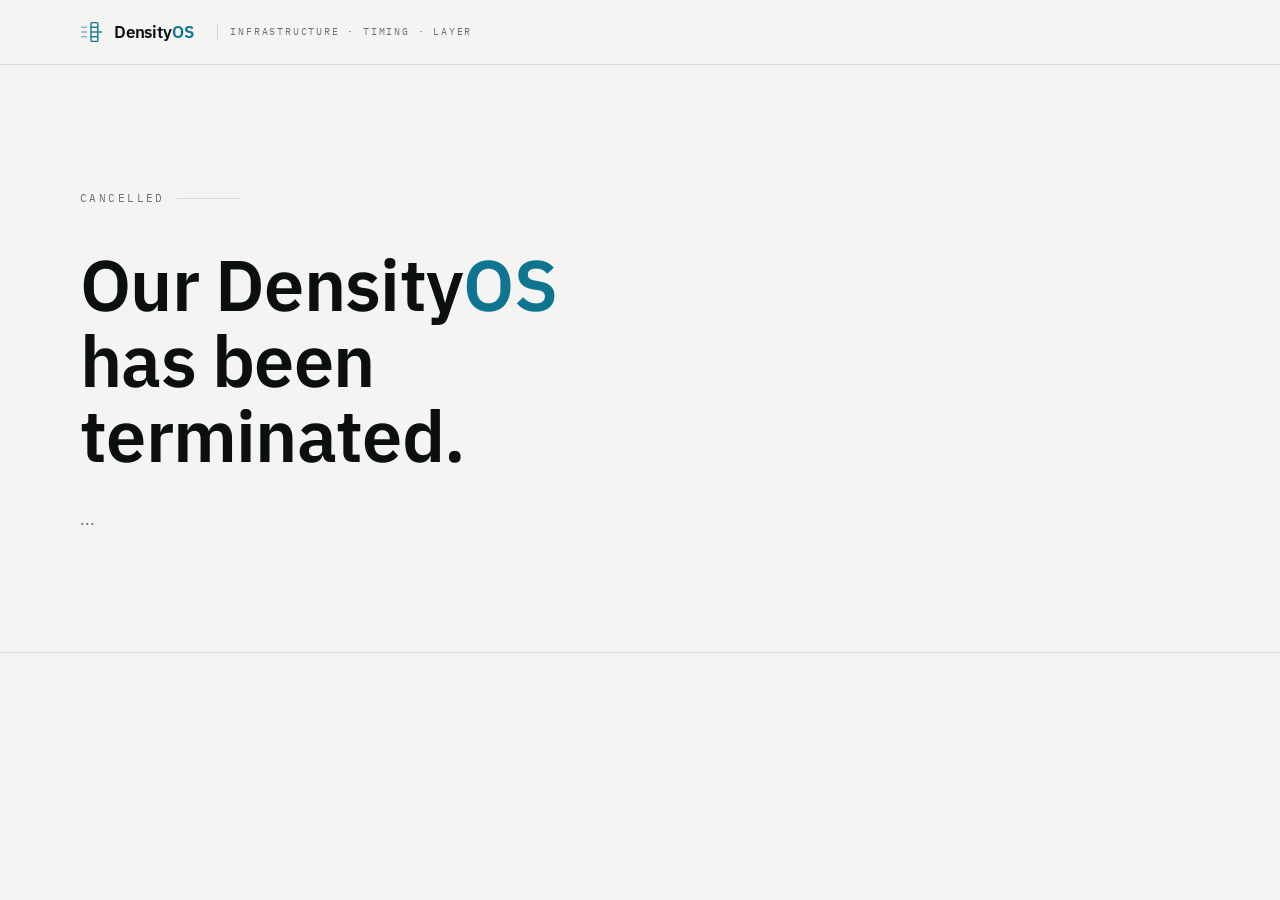
<file: index.html>
<!DOCTYPE html>
<html lang="en">
<head>
  <meta charset="UTF-8" />
  <meta name="viewport" content="width=device-width, initial-scale=1.0" />
  <title>DensityOS — A timing layer for the data center you already own</title>
  <meta name="description" content="DensityOS governs when workloads execute at the host level. No code changes, no new hardware. Claimed benchmark: +43.9% throughput, −80.5% P95 tail latency." />
  <link rel="stylesheet" href="styles.css" />
</head>
<body>

<header class="site-header">
  <nav class="nav-container" role="navigation" aria-label="Main navigation">
    <a href="index.html" class="brand" aria-label="DensityOS home">
      <svg class="brand-mark" viewBox="0 0 128 140" aria-hidden="true">
        <rect x="64" y="15" width="40" height="110" rx="7" ry="7" fill="none" stroke="currentColor" stroke-width="8" stroke-linejoin="round"></rect>
        <line x1="64" y1="42.5" x2="104" y2="42.5" stroke="currentColor" stroke-width="8"></line>
        <line x1="64" y1="70" x2="104" y2="70" stroke="currentColor" stroke-width="8"></line>
        <line x1="64" y1="97.5" x2="104" y2="97.5" stroke="currentColor" stroke-width="8"></line>
        <line x1="10" y1="42.5" x2="38" y2="42.5" stroke="currentColor" stroke-width="8" opacity="0.5" stroke-linecap="round"></line>
        <line x1="10" y1="70" x2="38" y2="70" stroke="currentColor" stroke-width="8" opacity="0.5" stroke-linecap="round"></line>
        <line x1="10" y1="97.5" x2="38" y2="97.5" stroke="currentColor" stroke-width="8" opacity="0.5" stroke-linecap="round"></line>
        <line x1="112" y1="70" x2="126" y2="70" stroke="currentColor" stroke-width="8" stroke-linecap="round"></line>
      </svg>
      <span class="brand-wordmark">Density<em>OS</em></span>
      <span class="brand-meta">Infrastructure · Timing · Layer</span>
    </a>
  </nav>
</header>

<main>

  <!-- Hero -->
  <section class="hero" aria-labelledby="hero-heading">
    <div class="container">
      <span class="hero-kicker">CANCELLED</span>
      <h1 id="hero-heading">Our Density<em>OS</em> has been terminated.</h1>
      <p class="hero-sub">...</p>

    </div>
  </section>

<script src="script.js"></script>
</body>
</html>
</file>
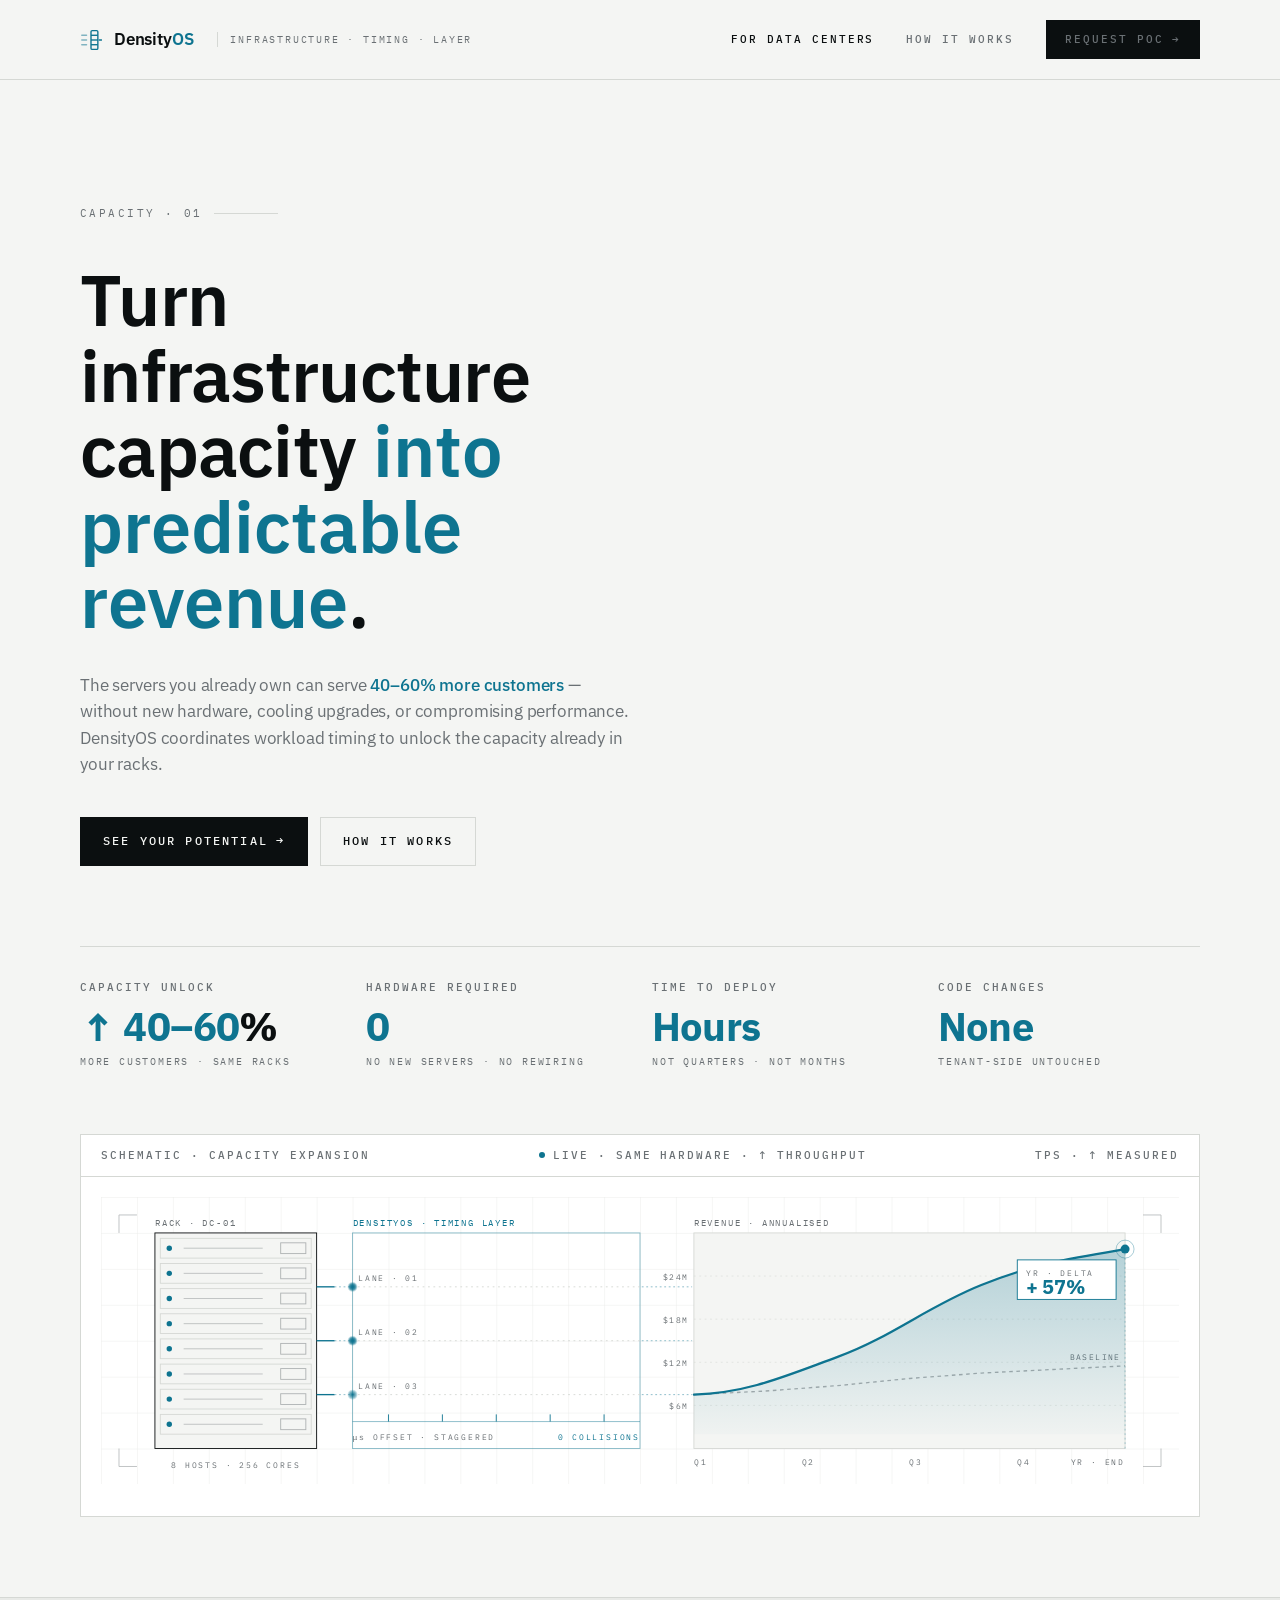
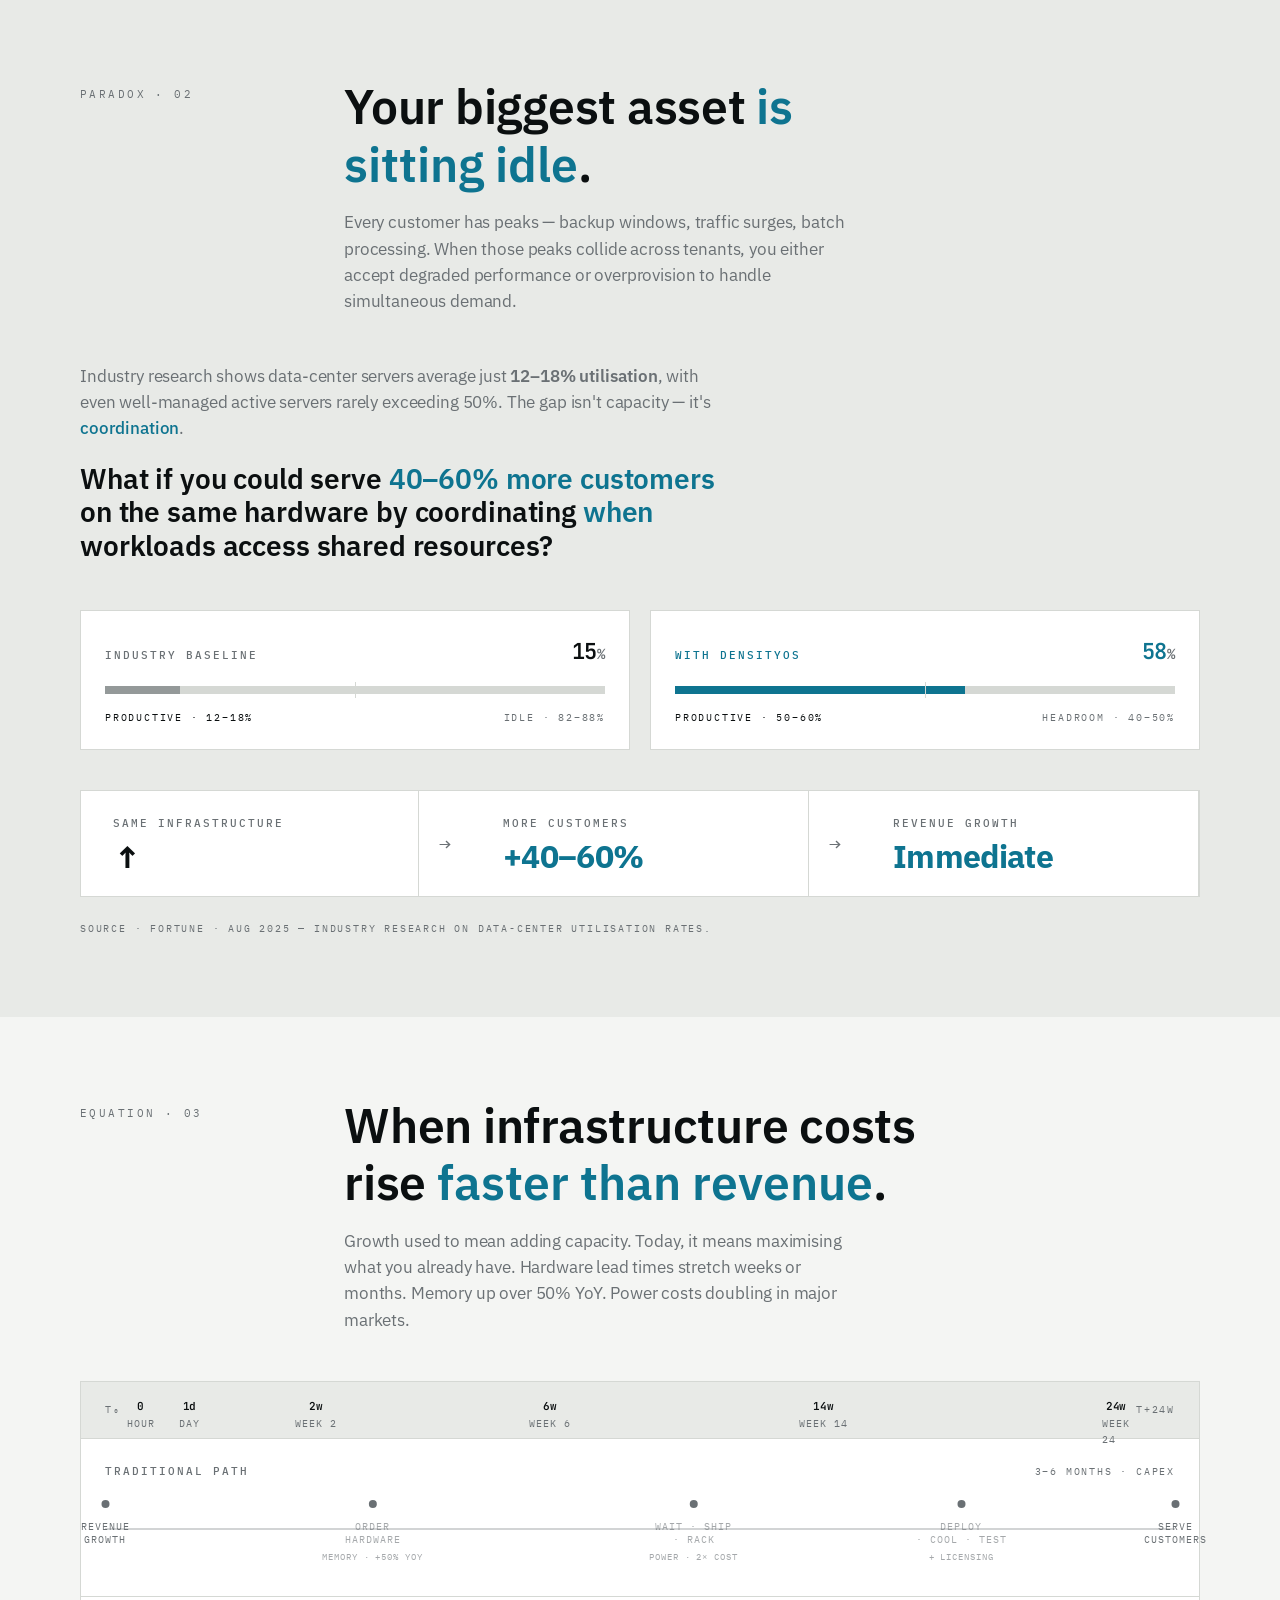
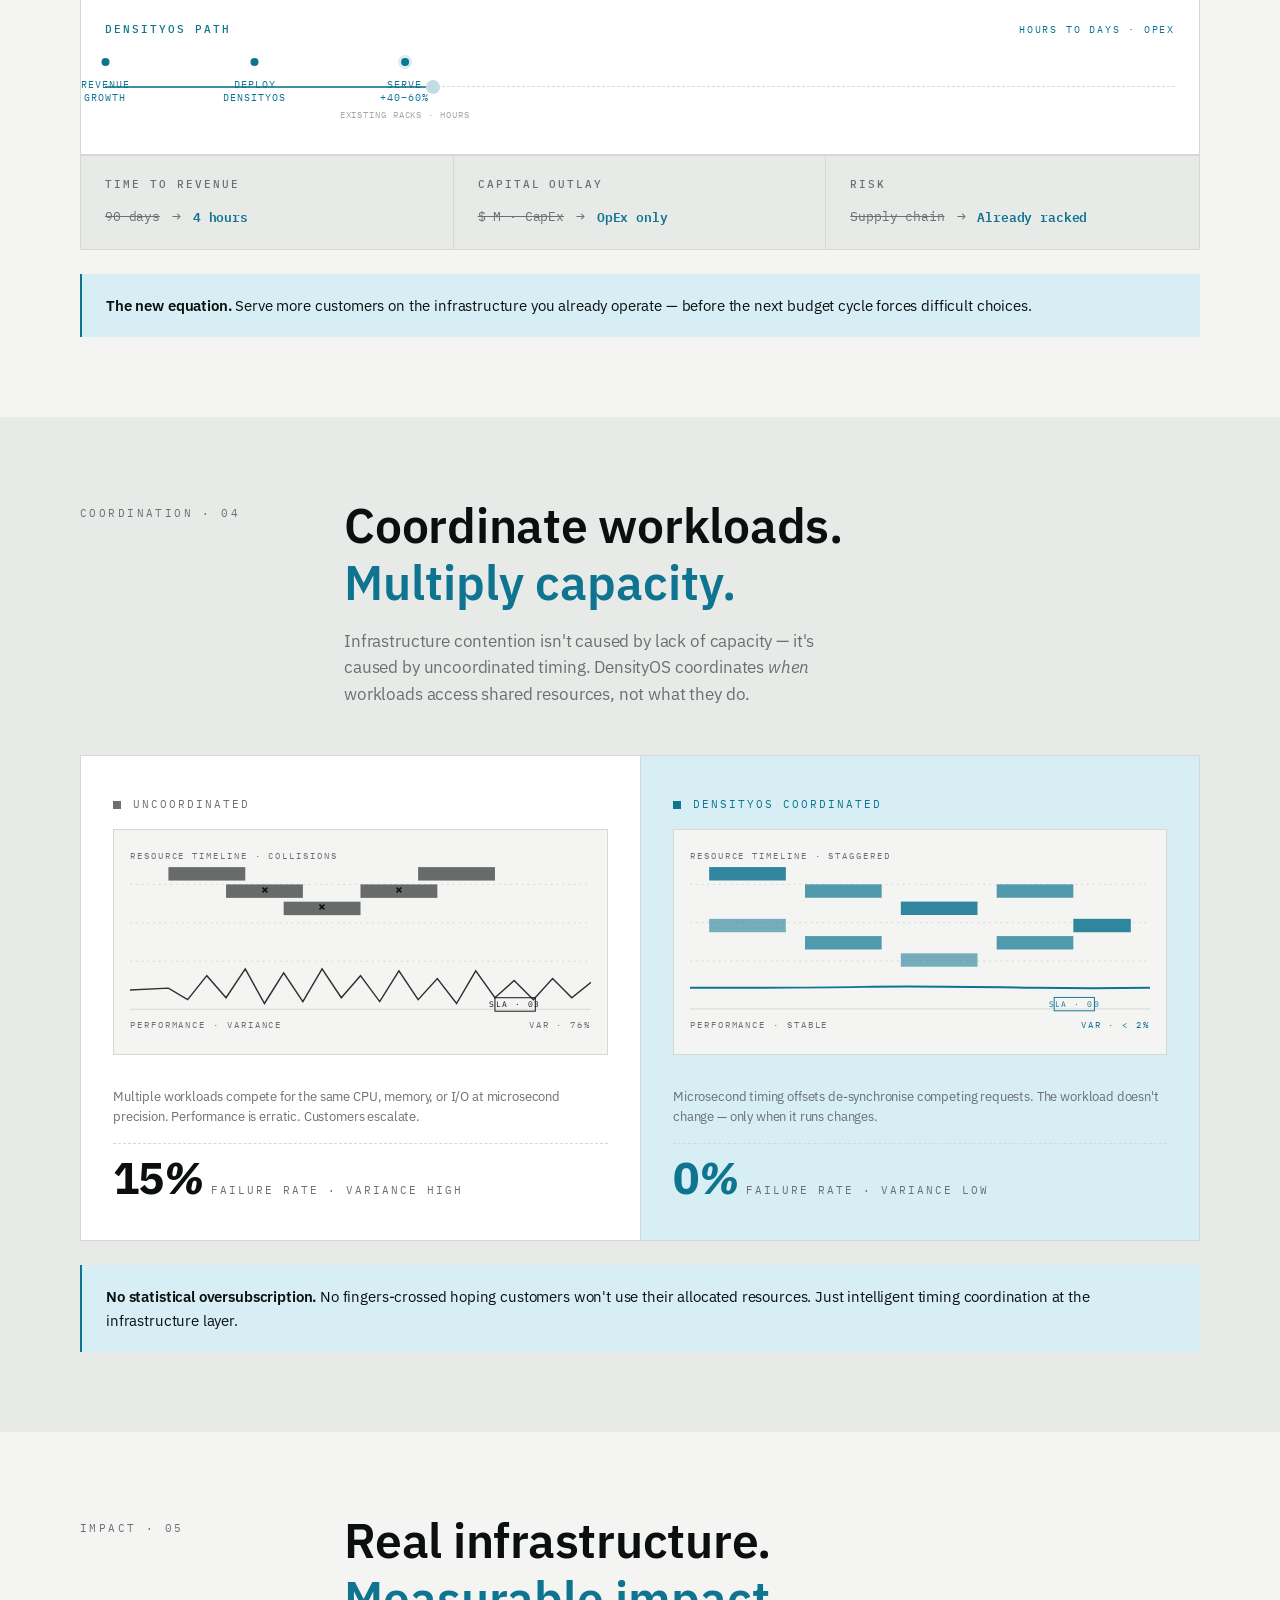
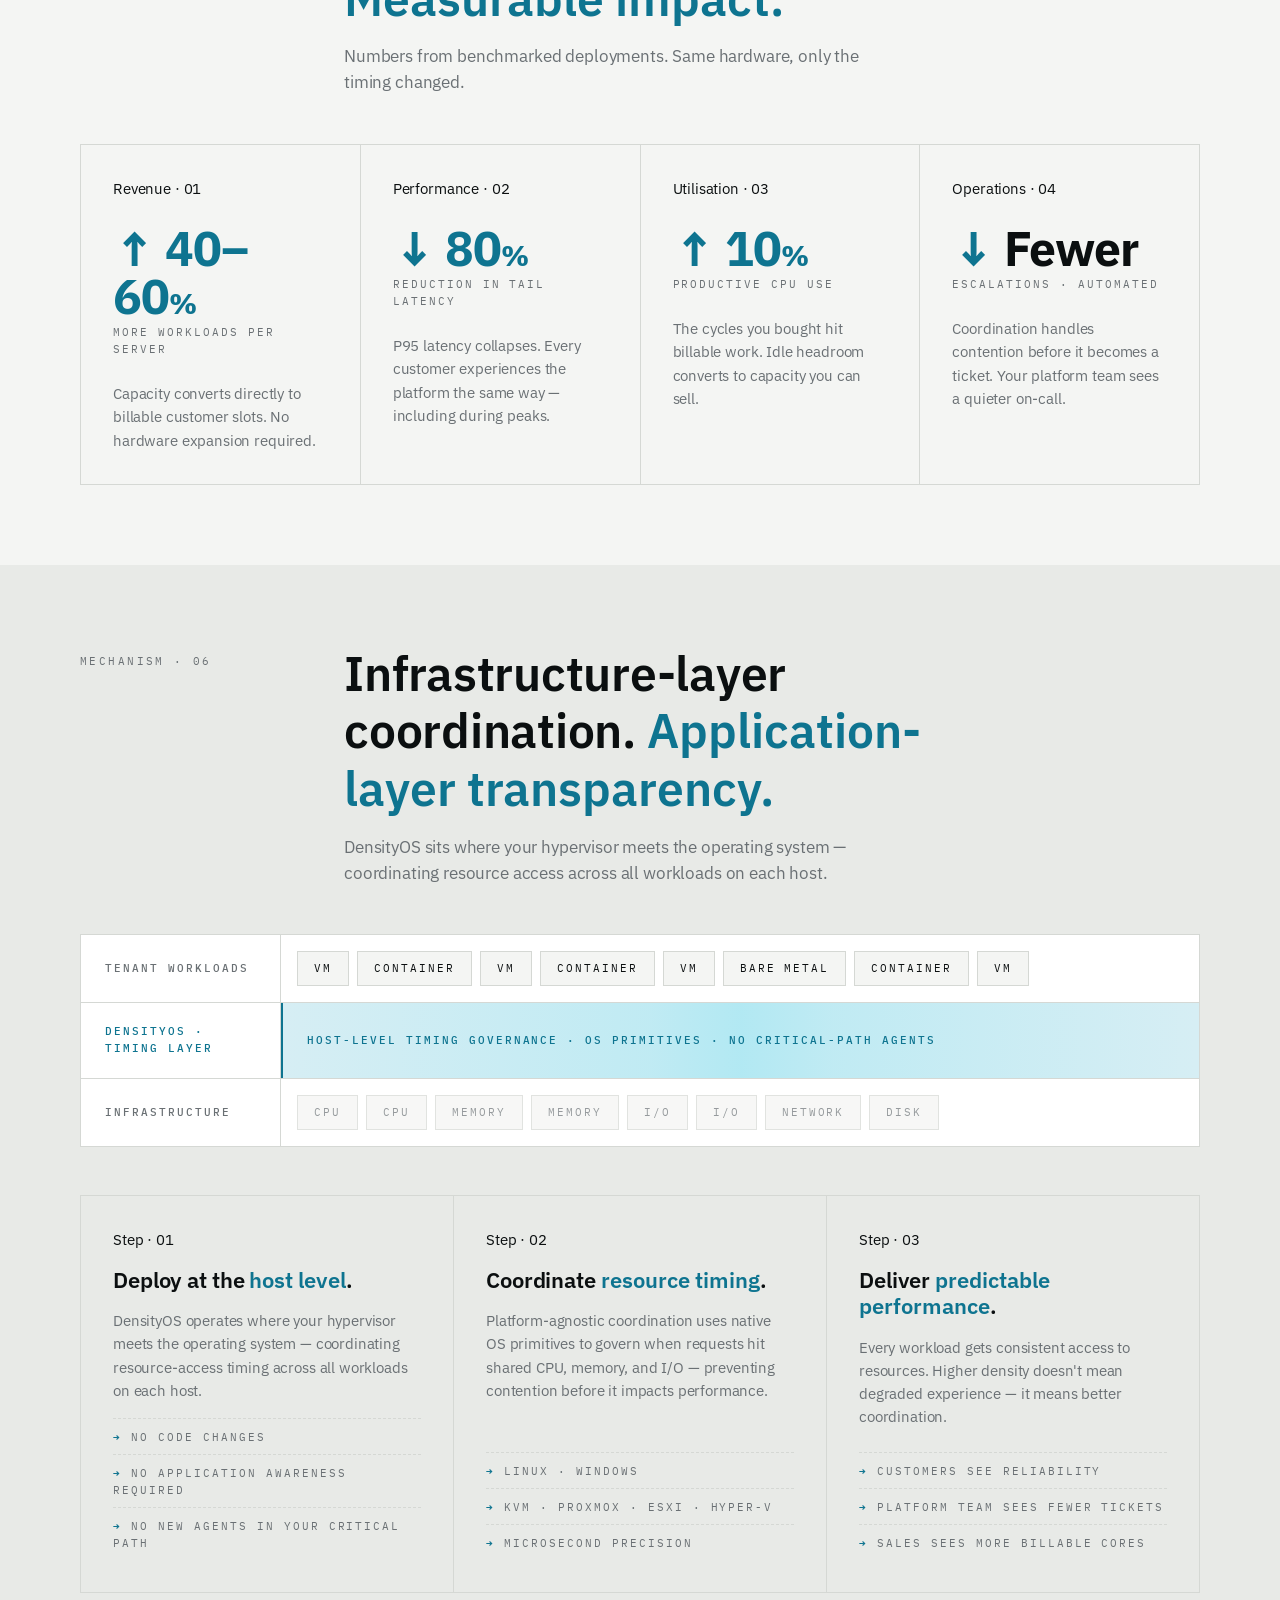
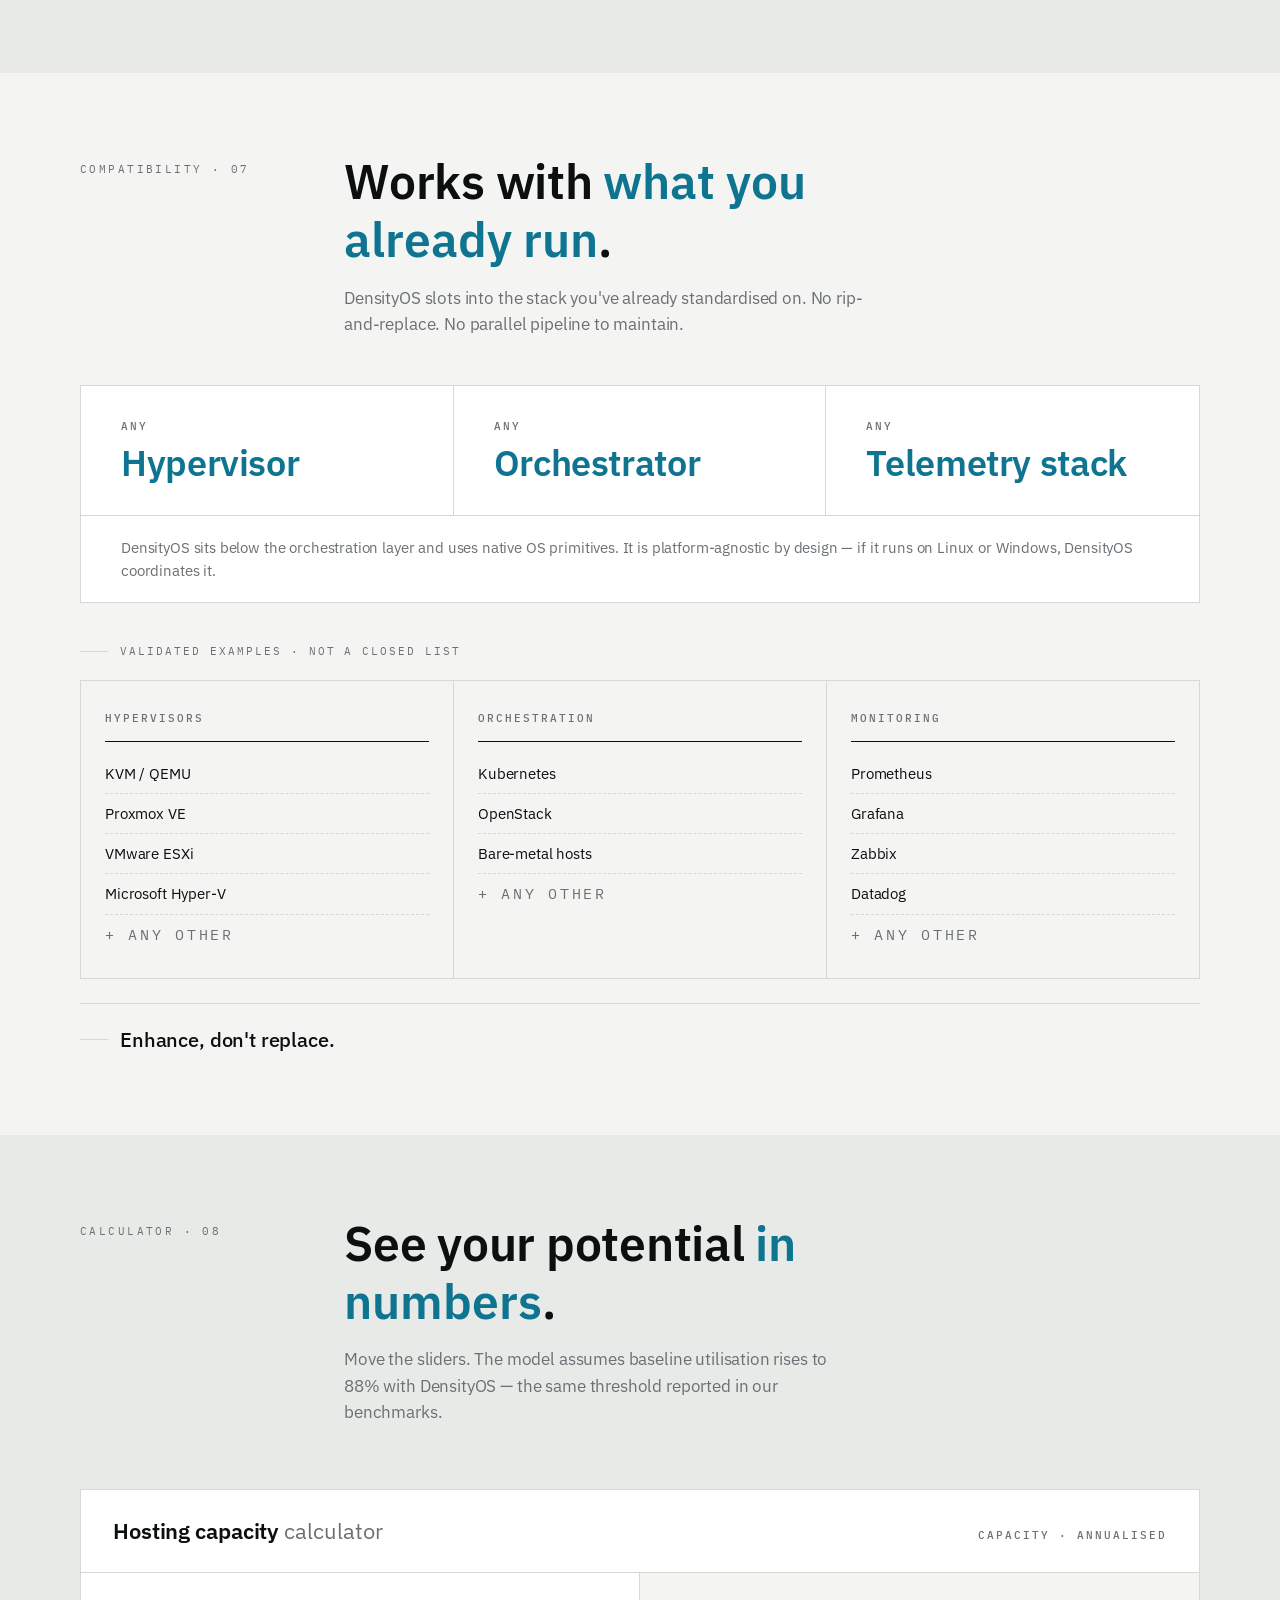
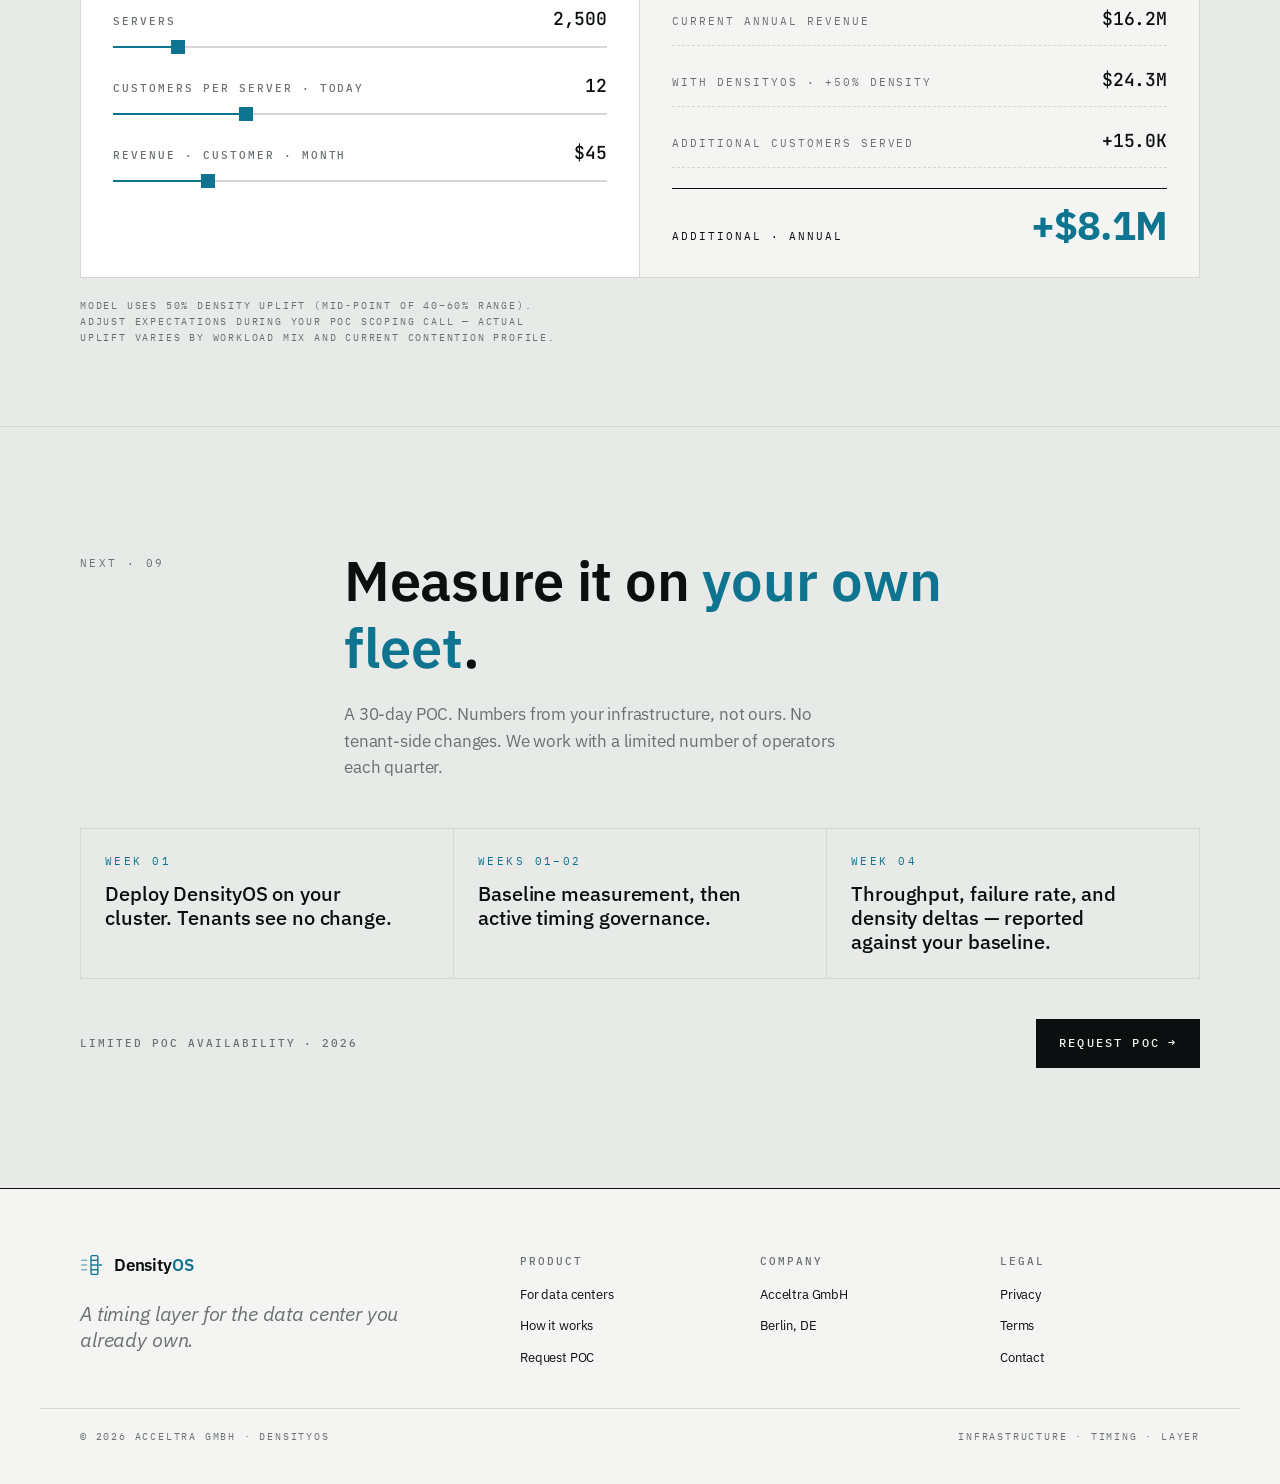
<file: for-data-centers.html>
<!DOCTYPE html>
<html lang="en">
<head>
  <meta charset="UTF-8" />
  <meta name="viewport" content="width=device-width, initial-scale=1.0" />
  <title>For Data Centers — DensityOS</title>
  <meta name="description" content="The servers you already own can serve 40–60% more customers. DensityOS coordinates workload timing to unlock the capacity already in your racks. No hardware changes." />
  <link rel="stylesheet" href="styles.css" />
</head>
<body>

<header class="site-header">
  <nav class="nav-container" role="navigation" aria-label="Main navigation">
    <a href="index.html" class="brand" aria-label="DensityOS home">
      <svg class="brand-mark" viewBox="0 0 128 140" aria-hidden="true">
        <rect x="64" y="15" width="40" height="110" rx="7" ry="7" fill="none" stroke="currentColor" stroke-width="8" stroke-linejoin="round"></rect>
        <line x1="64" y1="42.5" x2="104" y2="42.5" stroke="currentColor" stroke-width="8"></line>
        <line x1="64" y1="70" x2="104" y2="70" stroke="currentColor" stroke-width="8"></line>
        <line x1="64" y1="97.5" x2="104" y2="97.5" stroke="currentColor" stroke-width="8"></line>
        <line x1="10" y1="42.5" x2="38" y2="42.5" stroke="currentColor" stroke-width="8" opacity="0.5" stroke-linecap="round"></line>
        <line x1="10" y1="70" x2="38" y2="70" stroke="currentColor" stroke-width="8" opacity="0.5" stroke-linecap="round"></line>
        <line x1="10" y1="97.5" x2="38" y2="97.5" stroke="currentColor" stroke-width="8" opacity="0.5" stroke-linecap="round"></line>
        <line x1="112" y1="70" x2="126" y2="70" stroke="currentColor" stroke-width="8" stroke-linecap="round"></line>
      </svg>
      <span class="brand-wordmark">Density<em>OS</em></span>
      <span class="brand-meta">Infrastructure · Timing · Layer</span>
    </a>
    <button class="nav-menu-btn" id="nav-menu-btn" aria-label="Toggle menu" aria-expanded="false" aria-controls="nav-links">
      <svg width="22" height="22" viewBox="0 0 22 22" fill="none" aria-hidden="true">
        <path d="M3 6h16M3 11h16M3 16h16" stroke="currentColor" stroke-width="1.5" stroke-linecap="round"/>
      </svg>
    </button>
    <div class="nav-links" id="nav-links">
      <a href="for-data-centers.html" aria-current="page">For data centers</a>
      <a href="how-it-works.html">How it works</a>
      <a href="poc-signup.html" class="button button-primary" data-analytics="nav-request-poc">Request POC <span class="arrow">→</span></a>
    </div>
  </nav>
</header>

<main>

  <!-- ============ HERO ============ -->
  <section class="hero" id="hero" aria-labelledby="hero-heading">
    <div class="container">
      <span class="hero-kicker">Capacity · 01</span>
      <h1 id="hero-heading">Turn infrastructure capacity <em>into predictable revenue</em>.</h1>
      <p class="hero-sub">The servers you already own can serve <span class="signal-mark">40–60% more customers</span> — without new hardware, cooling upgrades, or compromising performance. DensityOS coordinates workload timing to unlock the capacity already in your racks.</p>
      <div class="hero-ctas">
        <a href="#calculator" class="button button-primary button-lg" data-analytics="dc-hero-calculator">See your potential <span class="arrow">→</span></a>
        <a href="#how-it-works" class="button button-ghost button-lg" data-analytics="dc-hero-how">How it works</a>
      </div>

      <div class="hero-stats" aria-label="Headline numbers">
        <div class="hero-stat">
          <span class="label">Capacity unlock</span>
          <span class="value"><em>↑ 40–60</em>%</span>
          <span class="sub">More customers · same racks</span>
        </div>
        <div class="hero-stat">
          <span class="label">Hardware required</span>
          <span class="value"><em>0</em></span>
          <span class="sub">No new servers · no rewiring</span>
        </div>
        <div class="hero-stat">
          <span class="label">Time to deploy</span>
          <span class="value"><em>Hours</em></span>
          <span class="sub">Not quarters · not months</span>
        </div>
        <div class="hero-stat">
          <span class="label">Code changes</span>
          <span class="value"><em>None</em></span>
          <span class="sub">Tenant-side untouched</span>
        </div>
      </div>

      <!-- Hero schematic: server rack → timing layer → revenue trajectory -->
      <div class="hero-schematic" aria-hidden="true">
        <div class="schematic-frame">
          <div class="schematic-meta">
            <span class="label">Schematic · Capacity expansion</span>
            <span class="schematic-meta-mid">
              <span class="schematic-meta-dot"></span>
              <span class="label">Live · same hardware · ↑ throughput</span>
            </span>
            <span class="label">TPS · ↑ measured</span>
          </div>
          <svg viewBox="0 0 1200 320" preserveAspectRatio="xMidYMid meet" class="schematic-svg">
            <defs>
              <linearGradient id="hsRevFill" x1="0" x2="0" y1="0" y2="1">
                <stop offset="0%" stop-color="var(--accent)" stop-opacity="0.28"></stop>
                <stop offset="100%" stop-color="var(--accent)" stop-opacity="0.02"></stop>
              </linearGradient>
              <radialGradient id="hsPacket" cx="50%" cy="50%" r="50%">
                <stop offset="0%" stop-color="var(--accent)" stop-opacity="1"></stop>
                <stop offset="60%" stop-color="var(--accent)" stop-opacity="0.5"></stop>
                <stop offset="100%" stop-color="var(--accent)" stop-opacity="0"></stop>
              </radialGradient>
              <pattern id="hsGrid" width="40" height="40" patternUnits="userSpaceOnUse">
                <path d="M 40 0 L 0 0 0 40" fill="none" stroke="var(--grid)" stroke-width="1"></path>
              </pattern>
            </defs>
            <rect width="1200" height="320" fill="url(#hsGrid)" opacity="0.5"></rect>
            <g stroke="var(--fg-muted)" stroke-width="1" opacity="0.45">
              <line x1="20" y1="20" x2="40" y2="20"></line><line x1="20" y1="20" x2="20" y2="40"></line>
              <line x1="1180" y1="20" x2="1160" y2="20"></line><line x1="1180" y1="20" x2="1180" y2="40"></line>
              <line x1="20" y1="300" x2="40" y2="300"></line><line x1="20" y1="300" x2="20" y2="280"></line>
              <line x1="1180" y1="300" x2="1160" y2="300"></line><line x1="1180" y1="300" x2="1180" y2="280"></line>
            </g>
            <!-- RACK -->
            <g transform="translate(60,40)">
              <text x="0" y="-8" font-family="'IBM Plex Mono', monospace" font-size="10" letter-spacing="2" fill="var(--fg-muted)">RACK · DC-01</text>
              <rect x="0" y="0" width="180" height="240" fill="var(--bg)" stroke="var(--fg)" stroke-width="1"></rect>
              <g class="hs-rack-units">
                <g class="hs-unit" style="--i:0"><rect x="6" y="6" width="168" height="22" fill="none" stroke="var(--grid)" stroke-width="1"></rect><circle class="hs-led" cx="16" cy="17" r="3" fill="var(--accent)"></circle><line x1="32" y1="17" x2="120" y2="17" stroke="var(--fg-muted)" stroke-width="1" opacity="0.4"></line><rect x="140" y="11" width="28" height="12" fill="none" stroke="var(--fg-muted)" stroke-width="1" opacity="0.5"></rect></g>
                <g class="hs-unit" style="--i:1"><rect x="6" y="34" width="168" height="22" fill="none" stroke="var(--grid)" stroke-width="1"></rect><circle class="hs-led" cx="16" cy="45" r="3" fill="var(--accent)"></circle><line x1="32" y1="45" x2="120" y2="45" stroke="var(--fg-muted)" stroke-width="1" opacity="0.4"></line><rect x="140" y="39" width="28" height="12" fill="none" stroke="var(--fg-muted)" stroke-width="1" opacity="0.5"></rect></g>
                <g class="hs-unit" style="--i:2"><rect x="6" y="62" width="168" height="22" fill="none" stroke="var(--grid)" stroke-width="1"></rect><circle class="hs-led" cx="16" cy="73" r="3" fill="var(--accent)"></circle><line x1="32" y1="73" x2="120" y2="73" stroke="var(--fg-muted)" stroke-width="1" opacity="0.4"></line><rect x="140" y="67" width="28" height="12" fill="none" stroke="var(--fg-muted)" stroke-width="1" opacity="0.5"></rect></g>
                <g class="hs-unit" style="--i:3"><rect x="6" y="90" width="168" height="22" fill="none" stroke="var(--grid)" stroke-width="1"></rect><circle class="hs-led" cx="16" cy="101" r="3" fill="var(--accent)"></circle><line x1="32" y1="101" x2="120" y2="101" stroke="var(--fg-muted)" stroke-width="1" opacity="0.4"></line><rect x="140" y="95" width="28" height="12" fill="none" stroke="var(--fg-muted)" stroke-width="1" opacity="0.5"></rect></g>
                <g class="hs-unit" style="--i:4"><rect x="6" y="118" width="168" height="22" fill="none" stroke="var(--grid)" stroke-width="1"></rect><circle class="hs-led" cx="16" cy="129" r="3" fill="var(--accent)"></circle><line x1="32" y1="129" x2="120" y2="129" stroke="var(--fg-muted)" stroke-width="1" opacity="0.4"></line><rect x="140" y="123" width="28" height="12" fill="none" stroke="var(--fg-muted)" stroke-width="1" opacity="0.5"></rect></g>
                <g class="hs-unit" style="--i:5"><rect x="6" y="146" width="168" height="22" fill="none" stroke="var(--grid)" stroke-width="1"></rect><circle class="hs-led" cx="16" cy="157" r="3" fill="var(--accent)"></circle><line x1="32" y1="157" x2="120" y2="157" stroke="var(--fg-muted)" stroke-width="1" opacity="0.4"></line><rect x="140" y="151" width="28" height="12" fill="none" stroke="var(--fg-muted)" stroke-width="1" opacity="0.5"></rect></g>
                <g class="hs-unit" style="--i:6"><rect x="6" y="174" width="168" height="22" fill="none" stroke="var(--grid)" stroke-width="1"></rect><circle class="hs-led" cx="16" cy="185" r="3" fill="var(--accent)"></circle><line x1="32" y1="185" x2="120" y2="185" stroke="var(--fg-muted)" stroke-width="1" opacity="0.4"></line><rect x="140" y="179" width="28" height="12" fill="none" stroke="var(--fg-muted)" stroke-width="1" opacity="0.5"></rect></g>
                <g class="hs-unit" style="--i:7"><rect x="6" y="202" width="168" height="22" fill="none" stroke="var(--grid)" stroke-width="1"></rect><circle class="hs-led" cx="16" cy="213" r="3" fill="var(--accent)"></circle><line x1="32" y1="213" x2="120" y2="213" stroke="var(--fg-muted)" stroke-width="1" opacity="0.4"></line><rect x="140" y="207" width="28" height="12" fill="none" stroke="var(--fg-muted)" stroke-width="1" opacity="0.5"></rect></g>
              </g>
              <g><line x1="180" y1="60" x2="200" y2="60" stroke="var(--accent)" stroke-width="1.5"></line><line x1="180" y1="120" x2="200" y2="120" stroke="var(--accent)" stroke-width="1.5"></line><line x1="180" y1="180" x2="200" y2="180" stroke="var(--accent)" stroke-width="1.5"></line></g>
              <text x="90" y="262" font-family="'IBM Plex Mono', monospace" font-size="9" letter-spacing="2" text-anchor="middle" fill="var(--fg-muted)">8 HOSTS · 256 CORES</text>
            </g>
            <!-- TIMING LAYER -->
            <g transform="translate(280,40)">
              <text x="0" y="-8" font-family="'IBM Plex Mono', monospace" font-size="10" letter-spacing="2" fill="var(--accent)">DENSITYOS · TIMING LAYER</text>
              <rect x="0" y="0" width="320" height="240" fill="none" stroke="var(--accent)" stroke-width="1" opacity="0.5"></rect>
              <g class="hs-lanes">
                <line x1="0" y1="60" x2="320" y2="60" stroke="var(--grid)" stroke-width="1" stroke-dasharray="2 4"></line>
                <text x="6" y="54" font-family="'IBM Plex Mono', monospace" font-size="9" letter-spacing="2" fill="var(--fg-muted)">LANE · 01</text>
                <line x1="0" y1="120" x2="320" y2="120" stroke="var(--grid)" stroke-width="1" stroke-dasharray="2 4"></line>
                <text x="6" y="114" font-family="'IBM Plex Mono', monospace" font-size="9" letter-spacing="2" fill="var(--fg-muted)">LANE · 02</text>
                <line x1="0" y1="180" x2="320" y2="180" stroke="var(--grid)" stroke-width="1" stroke-dasharray="2 4"></line>
                <text x="6" y="174" font-family="'IBM Plex Mono', monospace" font-size="9" letter-spacing="2" fill="var(--fg-muted)">LANE · 03</text>
                <circle class="hs-packet hs-packet-1" cx="0" cy="60" r="6" fill="url(#hsPacket)"></circle>
                <circle class="hs-packet hs-packet-2" cx="0" cy="120" r="6" fill="url(#hsPacket)"></circle>
                <circle class="hs-packet hs-packet-3" cx="0" cy="180" r="6" fill="url(#hsPacket)"></circle>
                <circle class="hs-packet hs-packet-4" cx="0" cy="60" r="5" fill="url(#hsPacket)"></circle>
                <circle class="hs-packet hs-packet-5" cx="0" cy="120" r="5" fill="url(#hsPacket)"></circle>
              </g>
              <g transform="translate(0,210)">
                <line x1="0" y1="0" x2="320" y2="0" stroke="var(--accent)" stroke-width="1" opacity="0.5"></line>
                <g class="hs-sync-ticks">
                  <line x1="40" y1="0" x2="40" y2="-8" stroke="var(--accent)" stroke-width="1"></line>
                  <line x1="100" y1="0" x2="100" y2="-8" stroke="var(--accent)" stroke-width="1"></line>
                  <line x1="160" y1="0" x2="160" y2="-8" stroke="var(--accent)" stroke-width="1"></line>
                  <line x1="220" y1="0" x2="220" y2="-8" stroke="var(--accent)" stroke-width="1"></line>
                  <line x1="280" y1="0" x2="280" y2="-8" stroke="var(--accent)" stroke-width="1"></line>
                </g>
                <text x="0" y="20" font-family="'IBM Plex Mono', monospace" font-size="9" letter-spacing="2" fill="var(--fg-muted)">μs OFFSET · STAGGERED</text>
                <text x="320" y="20" font-family="'IBM Plex Mono', monospace" font-size="9" letter-spacing="2" text-anchor="end" fill="var(--accent)">0 COLLISIONS</text>
              </g>
            </g>
            <!-- REVENUE CHART -->
            <g transform="translate(660,40)">
              <text x="0" y="-8" font-family="'IBM Plex Mono', monospace" font-size="10" letter-spacing="2" fill="var(--fg-muted)">REVENUE · ANNUALISED</text>
              <rect x="0" y="0" width="480" height="240" fill="var(--bg)" stroke="var(--grid)" stroke-width="1"></rect>
              <g stroke="var(--grid)" stroke-width="1" opacity="0.6">
                <line x1="0" y1="48" x2="480" y2="48" stroke-dasharray="2 4"></line>
                <line x1="0" y1="96" x2="480" y2="96" stroke-dasharray="2 4"></line>
                <line x1="0" y1="144" x2="480" y2="144" stroke-dasharray="2 4"></line>
                <line x1="0" y1="192" x2="480" y2="192" stroke-dasharray="2 4"></line>
              </g>
              <g font-family="'IBM Plex Mono', monospace" font-size="9" letter-spacing="1.5" fill="var(--fg-muted)">
                <text x="-6" y="52" text-anchor="end">$24M</text>
                <text x="-6" y="100" text-anchor="end">$18M</text>
                <text x="-6" y="148" text-anchor="end">$12M</text>
                <text x="-6" y="196" text-anchor="end">$6M</text>
              </g>
              <path d="M0,180 L80,176 L160,170 L240,162 L320,156 L400,152 L480,148" fill="none" stroke="var(--fg-muted)" stroke-width="1.5" opacity="0.55" stroke-dasharray="4 4"></path>
              <text x="475" y="142" font-family="'IBM Plex Mono', monospace" font-size="9" letter-spacing="1.5" text-anchor="end" fill="var(--fg-muted)">BASELINE</text>
              <path d="M0,180 C60,178 100,160 160,138 S260,82 320,58 S420,28 480,18 L480,224 L0,224 Z" fill="url(#hsRevFill)"></path>
              <path d="M0,180 C60,178 100,160 160,138 S260,82 320,58 S420,28 480,18" fill="none" stroke="var(--accent)" stroke-width="2.5" stroke-linecap="round" stroke-linejoin="round"></path>
              <g><circle cx="480" cy="18" r="5" fill="var(--accent)"></circle><circle cx="480" cy="18" r="10" fill="none" stroke="var(--accent)" stroke-width="1" opacity="0.4"></circle><line x1="480" y1="18" x2="480" y2="240" stroke="var(--accent)" stroke-width="1" opacity="0.35" stroke-dasharray="2 3"></line></g>
              <g transform="translate(360,30)">
                <rect x="0" y="0" width="110" height="44" fill="var(--bg-pure)" stroke="var(--accent)" stroke-width="1"></rect>
                <text x="10" y="18" font-family="'IBM Plex Mono', monospace" font-size="9" letter-spacing="2" fill="var(--fg-muted)">YR · DELTA</text>
                <text x="10" y="38" font-family="'IBM Plex Sans', sans-serif" font-size="22" font-weight="700" letter-spacing="-0.02em" fill="var(--accent)">+ 57%</text>
              </g>
              <g font-family="'IBM Plex Mono', monospace" font-size="9" letter-spacing="2" fill="var(--fg-muted)">
                <text x="0" y="258">Q1</text><text x="120" y="258">Q2</text><text x="240" y="258">Q3</text><text x="360" y="258">Q4</text>
                <text x="480" y="258" text-anchor="end">YR · END</text>
              </g>
            </g>
            <!-- Flow lines -->
            <g stroke="var(--accent)" stroke-width="1" fill="none" opacity="0.5">
              <line x1="260" y1="100" x2="278" y2="100" stroke-dasharray="2 3"></line>
              <line x1="260" y1="160" x2="278" y2="160" stroke-dasharray="2 3"></line>
              <line x1="260" y1="220" x2="278" y2="220" stroke-dasharray="2 3"></line>
              <line x1="602" y1="100" x2="658" y2="100" stroke-dasharray="2 3"></line>
              <line x1="602" y1="160" x2="658" y2="160" stroke-dasharray="2 3"></line>
              <line x1="602" y1="220" x2="658" y2="220" stroke-dasharray="2 3"></line>
            </g>
          </svg>
        </div>
      </div>
    </div>
  </section>

  <!-- ============ PARADOX ============ -->
  <section class="section section-surface" id="infrastructure-paradox" aria-labelledby="paradox-heading">
    <div class="container">
      <div class="section-head">
        <span class="section-kicker">Paradox · 02</span>
        <div>
          <h2 id="paradox-heading">Your biggest asset <em>is sitting idle</em>.</h2>
          <p class="section-sub">Every customer has peaks — backup windows, traffic surges, batch processing. When those peaks collide across tenants, you either accept degraded performance or overprovision to handle simultaneous demand.</p>
        </div>
      </div>

      <div class="paradox-prose">
        <p>Industry research shows data-center servers average just <strong>12–18% utilisation</strong>, with even well-managed active servers rarely exceeding 50%. The gap isn't capacity — it's <span class="signal-mark">coordination</span>.</p>
        <p class="paradox-question">What if you could serve <em>40–60% more customers</em> on the same hardware by coordinating <em>when</em> workloads access shared resources?</p>
      </div>

      <div class="gauge-grid">
        <div class="gauge-card">
          <div class="gauge-head">
            <span class="label">Industry baseline</span>
            <span class="label gauge-pct" data-target="15">15<em>%</em></span>
          </div>
          <div class="gauge-bar" data-fill="15">
            <div class="gauge-bar-fill" data-mode="idle"></div>
            <div class="gauge-bar-marker" style="left:50%"></div>
          </div>
          <div class="gauge-foot">
            <span>Productive · 12–18%</span>
            <span class="muted-mono">Idle · 82–88%</span>
          </div>
        </div>
        <div class="gauge-card">
          <div class="gauge-head">
            <span class="label gauge-cyan">With DensityOS</span>
            <span class="label gauge-pct gauge-cyan" data-target="58">58<em>%</em></span>
          </div>
          <div class="gauge-bar" data-fill="58">
            <div class="gauge-bar-fill" data-mode="signal"></div>
            <div class="gauge-bar-marker" style="left:50%"></div>
          </div>
          <div class="gauge-foot">
            <span>Productive · 50–60%</span>
            <span class="muted-mono">Headroom · 40–50%</span>
          </div>
        </div>
      </div>

      <div class="equation-strip">
        <div class="eq-cell">
          <span class="label">Same infrastructure</span>
          <span class="eq-value">↑</span>
        </div>
        <div class="eq-op">→</div>
        <div class="eq-cell">
          <span class="label">More customers</span>
          <span class="eq-value eq-accent">+40–60%</span>
        </div>
        <div class="eq-op">→</div>
        <div class="eq-cell">
          <span class="label">Revenue growth</span>
          <span class="eq-value eq-accent">Immediate</span>
        </div>
      </div>

      <p class="paradox-source">Source · Fortune · Aug 2025 — industry research on data-center utilisation rates.</p>
    </div>
  </section>

  <!-- ============ GROWTH EQUATION ============ -->
  <section class="section" id="growth-equation" aria-labelledby="growth-heading">
    <div class="container">
      <div class="section-head">
        <span class="section-kicker">Equation · 03</span>
        <div>
          <h2 id="growth-heading">When infrastructure costs rise <em>faster than revenue</em>.</h2>
          <p class="section-sub">Growth used to mean adding capacity. Today, it means maximising what you already have. Hardware lead times stretch weeks or months. Memory up over 50% YoY. Power costs doubling in major markets.</p>
        </div>
      </div>

      <div class="race-chart">
        <div class="race-ruler" aria-hidden="true">
          <div class="race-ruler-row">
            <span class="race-ruler-label">T₀</span>
            <div class="race-ruler-track">
              <span class="race-tick" style="left:0%"><em>0</em><span>Hour</span></span>
              <span class="race-tick" style="left:5%"><em>1d</em><span>Day</span></span>
              <span class="race-tick" style="left:18%"><em>2w</em><span>Week 2</span></span>
              <span class="race-tick" style="left:42%"><em>6w</em><span>Week 6</span></span>
              <span class="race-tick" style="left:70%"><em>14w</em><span>Week 14</span></span>
              <span class="race-tick" style="left:100%"><em>24w</em><span>Week 24</span></span>
            </div>
            <span class="race-ruler-label">T+24w</span>
          </div>
        </div>

        <div class="race-lane race-lane-traditional">
          <div class="race-lane-head">
            <span class="label">Traditional path</span>
            <span class="race-lane-time">3–6 months · CapEx</span>
          </div>
          <div class="race-lane-track">
            <div class="race-progress race-progress-slow"></div>
            <span class="race-station" style="left:0%">
              <span class="race-station-dot"></span>
              <span class="race-station-text">Revenue<br>growth</span>
            </span>
            <span class="race-station race-station-block" style="left:25%">
              <span class="race-station-dot"></span>
              <span class="race-station-text">Order<br>hardware</span>
              <span class="race-station-meta">Memory · +50% YoY</span>
            </span>
            <span class="race-station race-station-block" style="left:55%">
              <span class="race-station-dot"></span>
              <span class="race-station-text">Wait · ship<br>· rack</span>
              <span class="race-station-meta">Power · 2× cost</span>
            </span>
            <span class="race-station race-station-block" style="left:80%">
              <span class="race-station-dot"></span>
              <span class="race-station-text">Deploy<br>· cool · test</span>
              <span class="race-station-meta">+ Licensing</span>
            </span>
            <span class="race-station race-station-end" style="left:100%">
              <span class="race-station-dot"></span>
              <span class="race-station-text">Serve<br>customers</span>
            </span>
          </div>
        </div>

        <div class="race-lane race-lane-densityos">
          <div class="race-lane-head">
            <span class="label race-lane-label-signal">DensityOS path</span>
            <span class="race-lane-time race-lane-time-fast">Hours to days · OpEx</span>
          </div>
          <div class="race-lane-track">
            <div class="race-progress race-progress-fast"></div>
            <div class="race-pulse"></div>
            <span class="race-station is-signal" style="left:0%">
              <span class="race-station-dot"></span>
              <span class="race-station-text">Revenue<br>growth</span>
            </span>
            <span class="race-station is-signal" style="left:14%">
              <span class="race-station-dot"></span>
              <span class="race-station-text">Deploy<br>DensityOS</span>
            </span>
            <span class="race-station is-signal race-station-finish" style="left:28%">
              <span class="race-station-dot"></span>
              <span class="race-station-text">Serve<br>+40–60%</span>
              <span class="race-station-meta">Existing racks · hours</span>
            </span>
            <span class="race-gap" aria-hidden="true">
              <span class="race-gap-line"></span>
            </span>
          </div>
        </div>

        <div class="race-compare">
          <div class="race-compare-cell">
            <span class="label">Time to revenue</span>
            <div class="race-compare-row">
              <span class="race-compare-old">90 days</span>
              <span class="race-compare-arrow">→</span>
              <span class="race-compare-new">4 hours</span>
            </div>
          </div>
          <div class="race-compare-cell">
            <span class="label">Capital outlay</span>
            <div class="race-compare-row">
              <span class="race-compare-old">$ M · CapEx</span>
              <span class="race-compare-arrow">→</span>
              <span class="race-compare-new">OpEx only</span>
            </div>
          </div>
          <div class="race-compare-cell">
            <span class="label">Risk</span>
            <div class="race-compare-row">
              <span class="race-compare-old">Supply chain</span>
              <span class="race-compare-arrow">→</span>
              <span class="race-compare-new">Already racked</span>
            </div>
          </div>
        </div>
      </div>

      <div class="info-box race-info">
        <p><strong>The new equation.</strong> Serve more customers on the infrastructure you already operate — before the next budget cycle forces difficult choices.</p>
      </div>
    </div>
  </section>

  <!-- ============ COORDINATION ============ -->
  <section class="section section-surface" id="capacity-leadership" aria-labelledby="coord-heading">
    <div class="container">
      <div class="section-head">
        <span class="section-kicker">Coordination · 04</span>
        <div>
          <h2 id="coord-heading">Coordinate workloads. <em>Multiply capacity.</em></h2>
          <p class="section-sub">Infrastructure contention isn't caused by lack of capacity — it's caused by uncoordinated timing. DensityOS coordinates <em>when</em> workloads access shared resources, not what they do.</p>
        </div>
      </div>

      <div class="comparison-grid coord-grid">
        <div class="comparison-panel without">
          <span class="comparison-label">Uncoordinated</span>
          <div class="coord-viz" aria-hidden="true">
            <svg viewBox="0 0 480 200" preserveAspectRatio="xMidYMid meet">
              <line x1="0" y1="170" x2="480" y2="170" stroke="var(--grid)" stroke-width="1"></line>
              <g stroke="var(--grid)" stroke-width="1" stroke-dasharray="2 4">
                <line x1="0" y1="40" x2="480" y2="40"></line>
                <line x1="0" y1="80" x2="480" y2="80"></line>
                <line x1="0" y1="120" x2="480" y2="120"></line>
              </g>
              <rect x="40" y="22" width="80" height="14" fill="var(--fg)" opacity="0.6"></rect>
              <rect x="100" y="40" width="80" height="14" fill="var(--fg)" opacity="0.6"></rect>
              <rect x="160" y="58" width="80" height="14" fill="var(--fg)" opacity="0.6"></rect>
              <rect x="240" y="40" width="80" height="14" fill="var(--fg)" opacity="0.6"></rect>
              <rect x="300" y="22" width="80" height="14" fill="var(--fg)" opacity="0.6"></rect>
              <text x="140" y="50" font-family="'IBM Plex Mono', monospace" font-weight="700" font-size="14" fill="var(--fg)" text-anchor="middle">×</text>
              <text x="200" y="68" font-family="'IBM Plex Mono', monospace" font-weight="700" font-size="14" fill="var(--fg)" text-anchor="middle">×</text>
              <text x="280" y="50" font-family="'IBM Plex Mono', monospace" font-weight="700" font-size="14" fill="var(--fg)" text-anchor="middle">×</text>
              <path d="M0,150 L40,148 L60,160 L80,135 L100,158 L120,128 L140,164 L160,132 L180,162 L200,128 L220,158 L240,135 L260,162 L280,130 L300,160 L320,138 L340,164 L360,130 L380,158 L400,140 L420,160 L440,138 L460,158 L480,142" fill="none" stroke="var(--fg)" stroke-width="1.5" opacity="0.85"></path>
              <g transform="translate(380,158)"><rect x="0" y="0" width="42" height="14" fill="none" stroke="var(--fg)" stroke-width="1"></rect><text x="21" y="10" font-family="'IBM Plex Mono', monospace" font-size="8" letter-spacing="1.5" text-anchor="middle" fill="var(--fg)">SLA · 03</text></g>
              <text x="0" y="14" font-family="'IBM Plex Mono', monospace" font-size="9" letter-spacing="2" fill="var(--fg-muted)">RESOURCE TIMELINE · COLLISIONS</text>
              <text x="0" y="190" font-family="'IBM Plex Mono', monospace" font-size="9" letter-spacing="2" fill="var(--fg-muted)">PERFORMANCE · VARIANCE</text>
              <text x="480" y="190" font-family="'IBM Plex Mono', monospace" font-size="9" letter-spacing="2" text-anchor="end" fill="var(--fg-muted)">VAR · 76%</text>
            </svg>
          </div>
          <p class="body-sm" style="color: var(--fg-muted);">Multiple workloads compete for the same CPU, memory, or I/O at microsecond precision. Performance is erratic. Customers escalate.</p>
          <div class="comparison-metric">
            <span class="big">15<em>%</em></span>
            <span class="unit">Failure rate · variance high</span>
          </div>
        </div>

        <div class="comparison-panel with-tws">
          <span class="comparison-label">DensityOS coordinated</span>
          <div class="coord-viz" aria-hidden="true">
            <svg viewBox="0 0 480 200" preserveAspectRatio="xMidYMid meet">
              <line x1="0" y1="170" x2="480" y2="170" stroke="var(--grid)" stroke-width="1"></line>
              <g stroke="var(--grid)" stroke-width="1" stroke-dasharray="2 4">
                <line x1="0" y1="40" x2="480" y2="40"></line>
                <line x1="0" y1="80" x2="480" y2="80"></line>
                <line x1="0" y1="120" x2="480" y2="120"></line>
              </g>
              <rect x="20" y="22" width="80" height="14" fill="var(--accent)" opacity="0.85"></rect>
              <rect x="120" y="40" width="80" height="14" fill="var(--accent)" opacity="0.7"></rect>
              <rect x="220" y="58" width="80" height="14" fill="var(--accent)" opacity="0.85"></rect>
              <rect x="320" y="40" width="80" height="14" fill="var(--accent)" opacity="0.7"></rect>
              <rect x="20" y="76" width="80" height="14" fill="var(--accent)" opacity="0.55"></rect>
              <rect x="120" y="94" width="80" height="14" fill="var(--accent)" opacity="0.7"></rect>
              <rect x="220" y="112" width="80" height="14" fill="var(--accent)" opacity="0.55"></rect>
              <rect x="320" y="94" width="80" height="14" fill="var(--accent)" opacity="0.7"></rect>
              <rect x="400" y="76" width="60" height="14" fill="var(--accent)" opacity="0.85"></rect>
              <path d="M0,148 C60,148 120,148 180,147 S300,147 360,148 480,148 480,148" fill="none" stroke="var(--accent)" stroke-width="2"></path>
              <g transform="translate(380,158)"><rect x="0" y="0" width="42" height="14" fill="none" stroke="var(--accent)" stroke-width="1"></rect><text x="21" y="10" font-family="'IBM Plex Mono', monospace" font-size="8" letter-spacing="1.5" text-anchor="middle" fill="var(--accent)">SLA · 00</text></g>
              <text x="0" y="14" font-family="'IBM Plex Mono', monospace" font-size="9" letter-spacing="2" fill="var(--fg-muted)">RESOURCE TIMELINE · STAGGERED</text>
              <text x="0" y="190" font-family="'IBM Plex Mono', monospace" font-size="9" letter-spacing="2" fill="var(--fg-muted)">PERFORMANCE · STABLE</text>
              <text x="480" y="190" font-family="'IBM Plex Mono', monospace" font-size="9" letter-spacing="2" text-anchor="end" fill="var(--accent)">VAR · &lt; 2%</text>
            </svg>
          </div>
          <p class="body-sm" style="color: var(--fg-muted);">Microsecond timing offsets de-synchronise competing requests. The workload doesn't change — only when it runs changes.</p>
          <div class="comparison-metric">
            <span class="big">0<em>%</em></span>
            <span class="unit">Failure rate · variance low</span>
          </div>
        </div>
      </div>

      <div class="info-box" style="margin-top: var(--sp-6);">
        <p><strong>No statistical oversubscription.</strong> No fingers-crossed hoping customers won't use their allocated resources. Just intelligent timing coordination at the infrastructure layer.</p>
      </div>
    </div>
  </section>

  <!-- ============ PROVEN RESULTS ============ -->
  <section class="section" id="proven-results" aria-labelledby="results-heading">
    <div class="container">
      <div class="section-head">
        <span class="section-kicker">Impact · 05</span>
        <div>
          <h2 id="results-heading">Real infrastructure. <em>Measurable impact.</em></h2>
          <p class="section-sub">Numbers from benchmarked deployments. Same hardware, only the timing changed.</p>
        </div>
      </div>

      <div class="results-grid">
        <div class="result-card">
          <span class="card-idx">Revenue · <span class="num">01</span></span>
          <div class="result-figure">
            <span class="big"><em>↑ 40–60</em><span class="pct">%</span></span>
            <span class="result-label">More workloads per server</span>
          </div>
          <p class="result-desc">Capacity converts directly to billable customer slots. No hardware expansion required.</p>
        </div>
        <div class="result-card">
          <span class="card-idx">Performance · <span class="num">02</span></span>
          <div class="result-figure">
            <span class="big"><em>↓ 80</em><span class="pct">%</span></span>
            <span class="result-label">Reduction in tail latency</span>
          </div>
          <p class="result-desc">P95 latency collapses. Every customer experiences the platform the same way — including during peaks.</p>
        </div>
        <div class="result-card">
          <span class="card-idx">Utilisation · <span class="num">03</span></span>
          <div class="result-figure">
            <span class="big"><em>↑ 10</em><span class="pct">%</span></span>
            <span class="result-label">Productive CPU use</span>
          </div>
          <p class="result-desc">The cycles you bought hit billable work. Idle headroom converts to capacity you can sell.</p>
        </div>
        <div class="result-card">
          <span class="card-idx">Operations · <span class="num">04</span></span>
          <div class="result-figure">
            <span class="big"><em>↓</em> Fewer<span class="pct"> </span></span>
            <span class="result-label">Escalations · automated</span>
          </div>
          <p class="result-desc">Coordination handles contention before it becomes a ticket. Your platform team sees a quieter on-call.</p>
        </div>
      </div>
    </div>
  </section>

  <!-- ============ HOW IT WORKS ============ -->
  <section class="section section-surface" id="how-it-works" aria-labelledby="hiw-heading">
    <div class="container">
      <div class="section-head">
        <span class="section-kicker">Mechanism · 06</span>
        <div>
          <h2 id="hiw-heading">Infrastructure-layer coordination. <em>Application-layer transparency.</em></h2>
          <p class="section-sub">DensityOS sits where your hypervisor meets the operating system — coordinating resource access across all workloads on each host.</p>
        </div>
      </div>

      <div class="arch-diagram" aria-hidden="true">
        <div class="arch-row arch-workloads">
          <span class="arch-label">Tenant workloads</span>
          <div class="arch-track">
            <span class="arch-tile">VM</span>
            <span class="arch-tile">Container</span>
            <span class="arch-tile">VM</span>
            <span class="arch-tile">Container</span>
            <span class="arch-tile">VM</span>
            <span class="arch-tile">Bare metal</span>
            <span class="arch-tile">Container</span>
            <span class="arch-tile">VM</span>
          </div>
        </div>
        <div class="arch-row arch-densityos">
          <span class="arch-label arch-label-signal">DensityOS · timing layer</span>
          <div class="arch-band">
            <div class="arch-band-pulse"></div>
            <span class="arch-band-text">Host-level timing governance · OS primitives · no critical-path agents</span>
          </div>
        </div>
        <div class="arch-row arch-infra">
          <span class="arch-label">Infrastructure</span>
          <div class="arch-track">
            <span class="arch-tile arch-tile-ghost">CPU</span>
            <span class="arch-tile arch-tile-ghost">CPU</span>
            <span class="arch-tile arch-tile-ghost">Memory</span>
            <span class="arch-tile arch-tile-ghost">Memory</span>
            <span class="arch-tile arch-tile-ghost">I/O</span>
            <span class="arch-tile arch-tile-ghost">I/O</span>
            <span class="arch-tile arch-tile-ghost">Network</span>
            <span class="arch-tile arch-tile-ghost">Disk</span>
          </div>
        </div>
      </div>

      <div class="hiw-grid">
        <div class="hiw-col">
          <span class="card-idx">Step · <span class="num">01</span></span>
          <h3 class="hiw-title">Deploy at the <em>host level</em>.</h3>
          <p class="hiw-text">DensityOS operates where your hypervisor meets the operating system — coordinating resource-access timing across all workloads on each host.</p>
          <ul class="hiw-list">
            <li>No code changes</li>
            <li>No application awareness required</li>
            <li>No new agents in your critical path</li>
          </ul>
        </div>
        <div class="hiw-col">
          <span class="card-idx">Step · <span class="num">02</span></span>
          <h3 class="hiw-title">Coordinate <em>resource timing</em>.</h3>
          <p class="hiw-text">Platform-agnostic coordination uses native OS primitives to govern when requests hit shared CPU, memory, and I/O — preventing contention before it impacts performance.</p>
          <ul class="hiw-list">
            <li>Linux · Windows</li>
            <li>KVM · Proxmox · ESXi · Hyper-V</li>
            <li>Microsecond precision</li>
          </ul>
        </div>
        <div class="hiw-col">
          <span class="card-idx">Step · <span class="num">03</span></span>
          <h3 class="hiw-title">Deliver <em>predictable performance</em>.</h3>
          <p class="hiw-text">Every workload gets consistent access to resources. Higher density doesn't mean degraded experience — it means better coordination.</p>
          <ul class="hiw-list">
            <li>Customers see reliability</li>
            <li>Platform team sees fewer tickets</li>
            <li>Sales sees more billable cores</li>
          </ul>
        </div>
      </div>
    </div>
  </section>

  <!-- ============ COMPATIBILITY ============ -->
  <section class="section" id="your-environment" aria-labelledby="env-heading">
    <div class="container">
      <div class="section-head">
        <span class="section-kicker">Compatibility · 07</span>
        <div>
          <h2 id="env-heading">Works with <em>what you already run</em>.</h2>
          <p class="section-sub">DensityOS slots into the stack you've already standardised on. No rip-and-replace. No parallel pipeline to maintain.</p>
        </div>
      </div>

      <div class="compat-agnostic">
        <div class="compat-agnostic-row">
          <div class="compat-agnostic-cell">
            <span class="label">Any</span>
            <p class="compat-agnostic-word">Hypervisor</p>
          </div>
          <div class="compat-agnostic-cell">
            <span class="label">Any</span>
            <p class="compat-agnostic-word">Orchestrator</p>
          </div>
          <div class="compat-agnostic-cell">
            <span class="label">Any</span>
            <p class="compat-agnostic-word">Telemetry stack</p>
          </div>
        </div>
        <p class="compat-agnostic-note">DensityOS sits below the orchestration layer and uses native OS primitives. It is platform-agnostic by design — if it runs on Linux or Windows, DensityOS coordinates it.</p>
      </div>

      <p class="compat-examples-label"><span class="rule"></span><span>Validated examples · not a closed list</span></p>
      <div class="compat-grid">
        <div class="compat-col">
          <header><span class="label">Hypervisors</span></header>
          <ul class="compat-list">
            <li>KVM / QEMU</li>
            <li>Proxmox VE</li>
            <li>VMware ESXi</li>
            <li>Microsoft Hyper-V</li>
            <li class="compat-any">+ any other</li>
          </ul>
        </div>
        <div class="compat-col">
          <header><span class="label">Orchestration</span></header>
          <ul class="compat-list">
            <li>Kubernetes</li>
            <li>OpenStack</li>
            <li>Bare-metal hosts</li>
            <li class="compat-any">+ any other</li>
          </ul>
        </div>
        <div class="compat-col">
          <header><span class="label">Monitoring</span></header>
          <ul class="compat-list">
            <li>Prometheus</li>
            <li>Grafana</li>
            <li>Zabbix</li>
            <li>Datadog</li>
            <li class="compat-any">+ any other</li>
          </ul>
        </div>
      </div>

      <div class="compat-tagline">
        <span class="rule"></span>
        <p><em>Enhance, don't replace.</em></p>
      </div>
    </div>
  </section>

  <!-- ============ CALCULATOR ============ -->
  <section class="section section-surface" id="calculator" aria-labelledby="calc-heading">
    <div class="container">
      <div class="section-head">
        <span class="section-kicker">Calculator · 08</span>
        <div>
          <h2 id="calc-heading">See your potential <em>in numbers</em>.</h2>
          <p class="section-sub">Move the sliders. The model assumes baseline utilisation rises to 88% with DensityOS — the same threshold reported in our benchmarks.</p>
        </div>
      </div>

      <div class="calculator">
        <div class="calculator-head">
          <p class="title">Hosting capacity <em>calculator</em></p>
          <span class="label">Capacity · Annualised</span>
        </div>
        <div class="calculator-body">
          <div class="calculator-inputs">
            <div class="slider-field">
              <div class="slider-label-row">
                <label class="slider-label" for="dc-servers">Servers</label>
                <span class="slider-value" id="dc-servers-display">2,500</span>
              </div>
              <input type="range" id="dc-servers" min="100" max="20000" step="100" value="2500" />
            </div>
            <div class="slider-field">
              <div class="slider-label-row">
                <label class="slider-label" for="dc-customers">Customers per server · today</label>
                <span class="slider-value" id="dc-customers-display">12</span>
              </div>
              <input type="range" id="dc-customers" min="2" max="40" step="1" value="12" />
            </div>
            <div class="slider-field">
              <div class="slider-label-row">
                <label class="slider-label" for="dc-arpu">Revenue · customer · month</label>
                <span class="slider-value" id="dc-arpu-display">$45</span>
              </div>
              <input type="range" id="dc-arpu" min="10" max="200" step="5" value="45" />
            </div>
          </div>
          <div class="calculator-output">
            <div class="calc-row">
              <span class="calc-row-label">Current annual revenue</span>
              <span class="calc-row-value" id="dc-current">—</span>
            </div>
            <div class="calc-row">
              <span class="calc-row-label">With DensityOS · +50% density</span>
              <span class="calc-row-value" id="dc-upgraded">—</span>
            </div>
            <div class="calc-row">
              <span class="calc-row-label">Additional customers served</span>
              <span class="calc-row-value" id="dc-extra-customers">—</span>
            </div>
            <div class="calc-highlight">
              <span class="calc-highlight-label">Additional · annual</span>
              <span class="calc-highlight-value" id="dc-additional">—</span>
            </div>
          </div>
        </div>
      </div>

      <p class="calc-foot">Model uses 50% density uplift (mid-point of 40–60% range). Adjust expectations during your POC scoping call — actual uplift varies by workload mix and current contention profile.</p>
    </div>
  </section>

  <!-- ============ POC CTA ============ -->
  <section class="cta-section" aria-labelledby="cta-heading">
    <div class="container">
      <div class="section-head">
        <span class="section-kicker">Next · 09</span>
        <div>
          <h2 id="cta-heading">Measure it on <em>your own fleet</em>.</h2>
          <p class="section-sub">A 30-day POC. Numbers from your infrastructure, not ours. No tenant-side changes. We work with a limited number of operators each quarter.</p>
        </div>
      </div>

      <ul class="poc-features" role="list">
        <li>
          <span class="step-label">Week 01</span>
          <span class="step-text">Deploy DensityOS on your cluster. Tenants see no change.</span>
        </li>
        <li>
          <span class="step-label">Weeks 01–02</span>
          <span class="step-text">Baseline measurement, then active timing governance.</span>
        </li>
        <li>
          <span class="step-label">Week 04</span>
          <span class="step-text">Throughput, failure rate, and density deltas — reported against your baseline.</span>
        </li>
      </ul>

      <div style="display:flex; justify-content:space-between; align-items:center; margin-top: var(--sp-8); gap: var(--sp-5); flex-wrap: wrap;">
        <p class="label">Limited POC availability · 2026</p>
        <a href="poc-signup.html" class="button button-primary button-lg" data-analytics="dc-poc-cta">Request POC <span class="arrow">→</span></a>
      </div>
    </div>
  </section>

</main>

<footer class="site-footer">
  <div class="footer-inner">
    <div class="footer-brand">
      <a href="index.html" class="brand" style="margin-bottom: var(--sp-2);">
        <svg class="brand-mark" viewBox="0 0 128 140" aria-hidden="true">
          <rect x="64" y="15" width="40" height="110" rx="7" ry="7" fill="none" stroke="currentColor" stroke-width="8" stroke-linejoin="round"></rect>
          <line x1="64" y1="42.5" x2="104" y2="42.5" stroke="currentColor" stroke-width="8"></line>
          <line x1="64" y1="70" x2="104" y2="70" stroke="currentColor" stroke-width="8"></line>
          <line x1="64" y1="97.5" x2="104" y2="97.5" stroke="currentColor" stroke-width="8"></line>
          <line x1="10" y1="42.5" x2="38" y2="42.5" stroke="currentColor" stroke-width="8" opacity="0.5" stroke-linecap="round"></line>
          <line x1="10" y1="70" x2="38" y2="70" stroke="currentColor" stroke-width="8" opacity="0.5" stroke-linecap="round"></line>
          <line x1="10" y1="97.5" x2="38" y2="97.5" stroke="currentColor" stroke-width="8" opacity="0.5" stroke-linecap="round"></line>
          <line x1="112" y1="70" x2="126" y2="70" stroke="currentColor" stroke-width="8" stroke-linecap="round"></line>
        </svg>
        <span class="brand-wordmark">Density<em>OS</em></span>
      </a>
      <p class="footer-tag"><em>A timing layer for the data center you already own.</em></p>
    </div>
    <div class="footer-col">
      <h5>Product</h5>
      <ul>
        <li><a href="for-data-centers.html">For data centers</a></li>
        <li><a href="how-it-works.html">How it works</a></li>
        <li><a href="poc-signup.html">Request POC</a></li>
      </ul>
    </div>
    <div class="footer-col">
      <h5>Company</h5>
      <ul>
        <li><a href="https://acceltra.de" target="_blank" rel="noopener">Acceltra GmbH</a></li>
        <li><a href="https://acceltra.de" target="_blank" rel="noopener">Berlin, DE</a></li>
      </ul>
    </div>
    <div class="footer-col">
      <h5>Legal</h5>
      <ul>
        <li><a href="https://acceltra.de/privacy.html" target="_blank" rel="noopener">Privacy</a></li>
        <li><a href="https://acceltra.de/tos.html" target="_blank" rel="noopener">Terms</a></li>
        <li><a href="https://acceltra.de/#contact" target="_blank" rel="noopener">Contact</a></li>
      </ul>
    </div>
  </div>
  <div class="footer-bar">
    <span>© 2026 Acceltra GmbH · DensityOS</span>
    <span>Infrastructure · Timing · Layer</span>
  </div>
</footer>

<script src="script.js"></script>
</body>
</html>
</file>
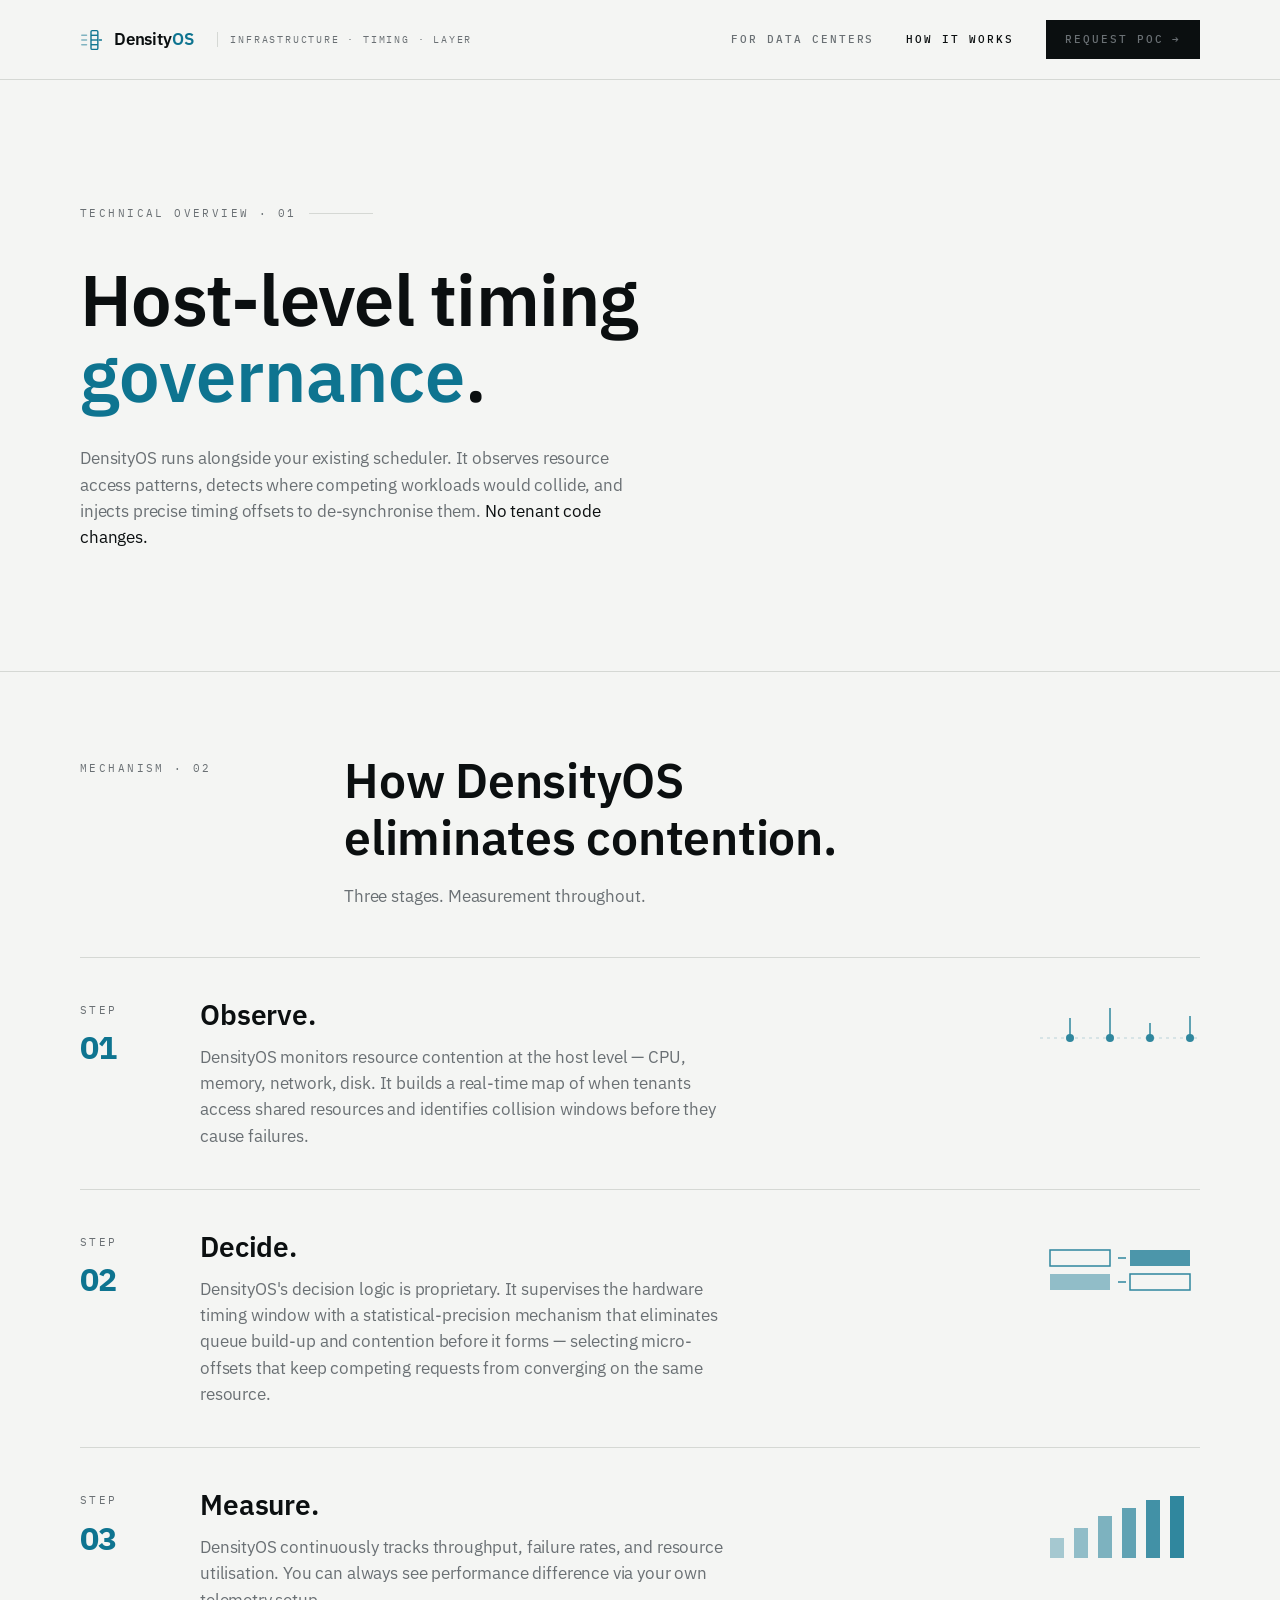
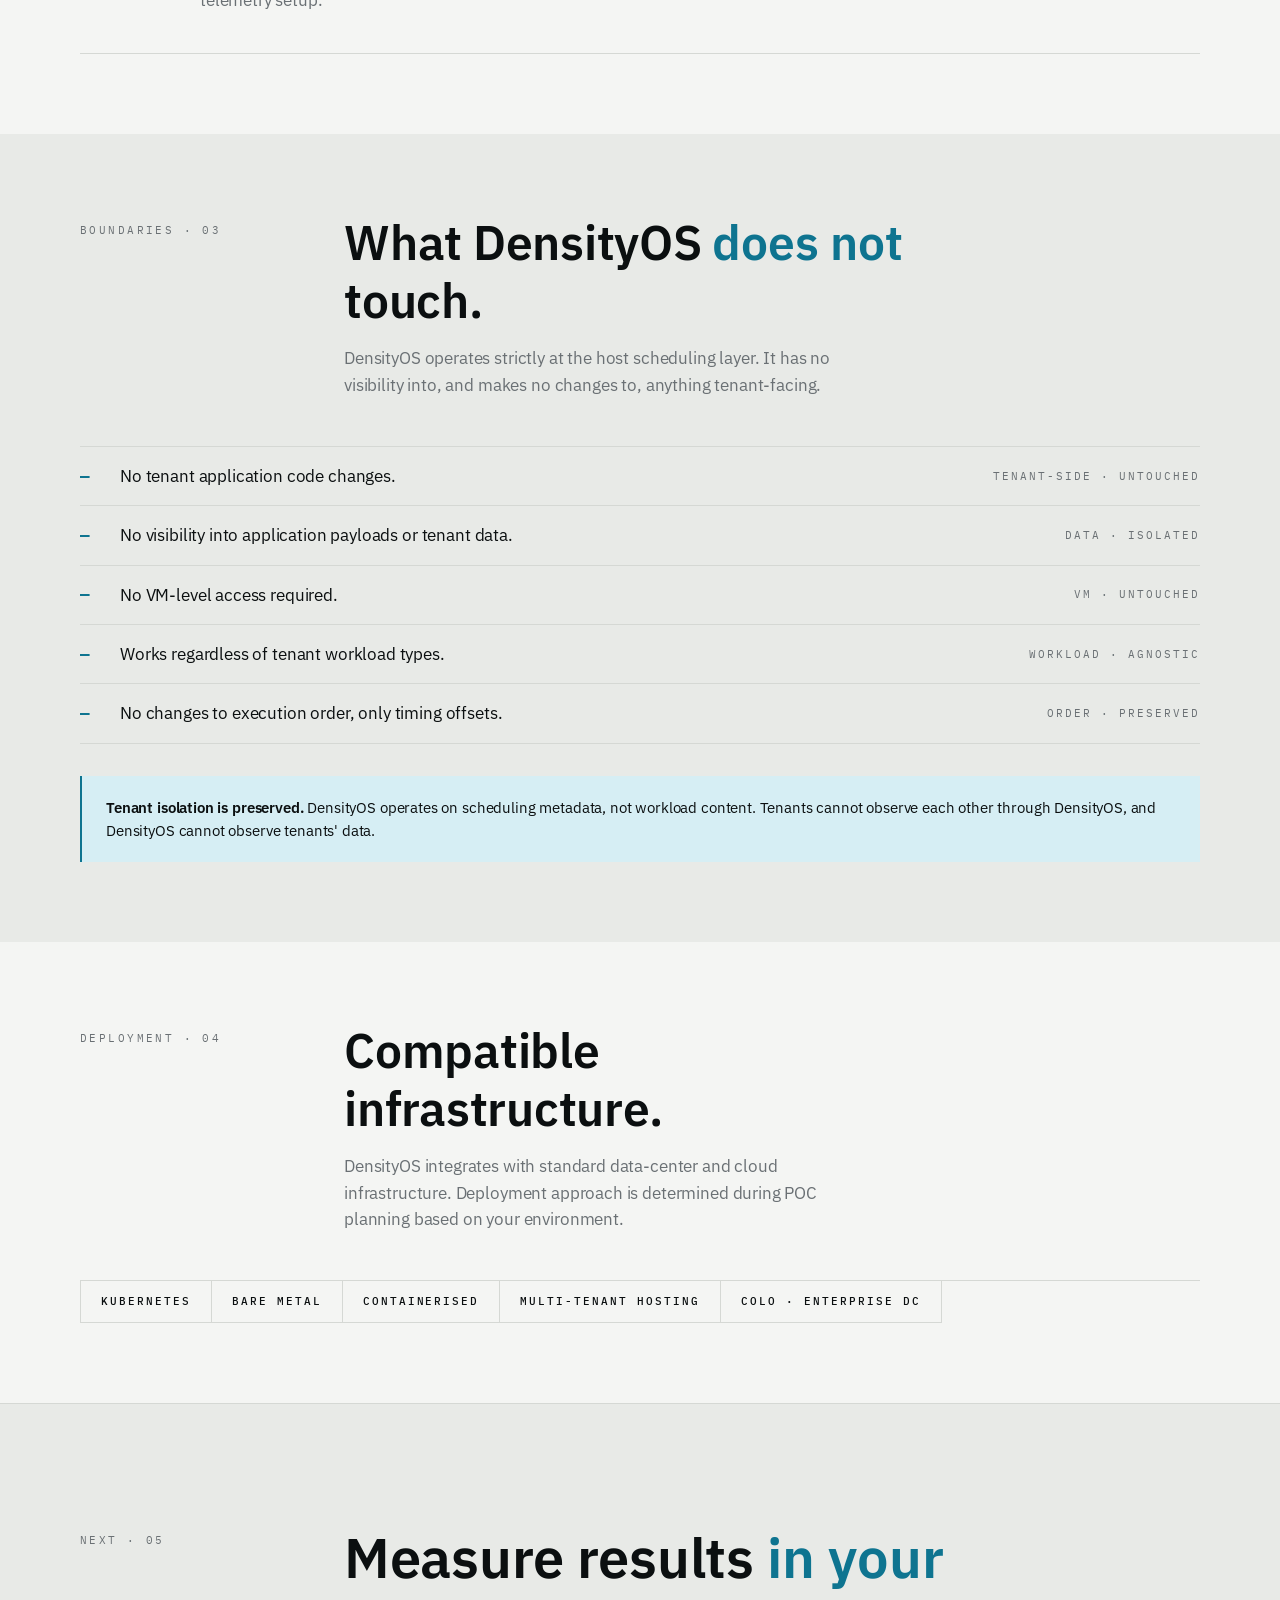
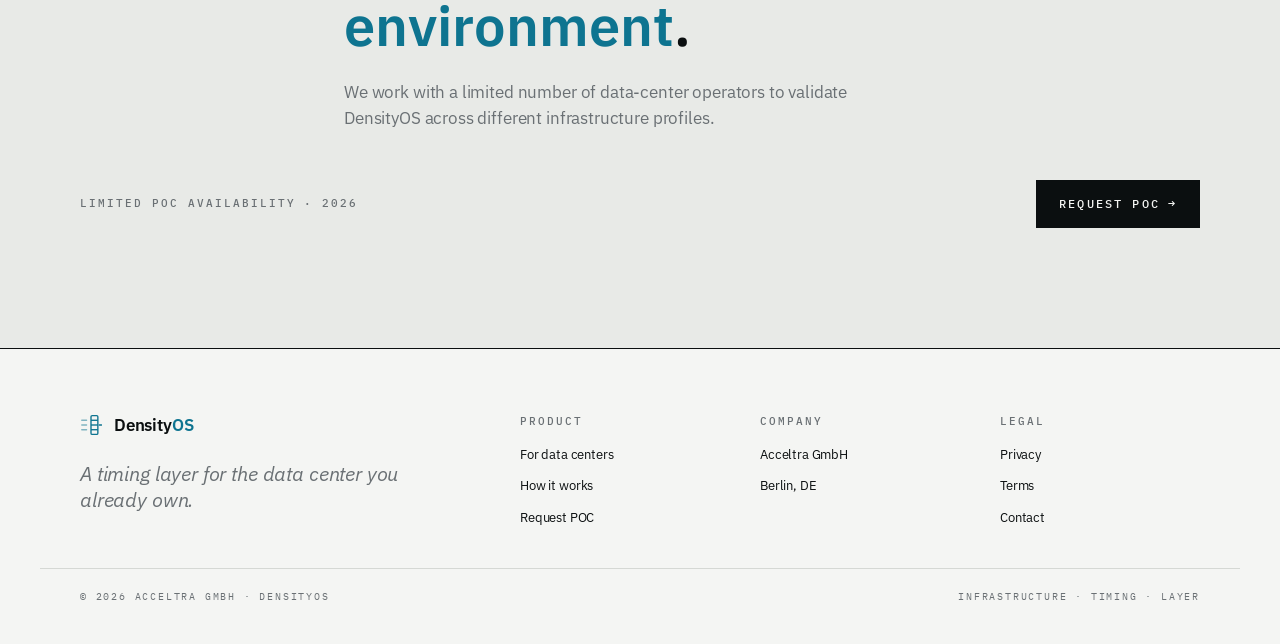
<file: how-it-works.html>
<!DOCTYPE html>
<html lang="en">
<head>
  <meta charset="UTF-8" />
  <meta name="viewport" content="width=device-width, initial-scale=1.0" />
  <title>How it works — DensityOS</title>
  <meta name="description" content="DensityOS operates at the host level to eliminate timing-based resource contention. No tenant code changes required." />
  <link rel="stylesheet" href="styles.css" />
</head>
<body>

<header class="site-header">
  <nav class="nav-container" role="navigation" aria-label="Main navigation">
    <a href="index.html" class="brand" aria-label="DensityOS home">
      <svg class="brand-mark" viewBox="0 0 128 140" aria-hidden="true">
        <rect x="64" y="15" width="40" height="110" rx="7" ry="7" fill="none" stroke="currentColor" stroke-width="8" stroke-linejoin="round"></rect>
        <line x1="64" y1="42.5" x2="104" y2="42.5" stroke="currentColor" stroke-width="8"></line>
        <line x1="64" y1="70" x2="104" y2="70" stroke="currentColor" stroke-width="8"></line>
        <line x1="64" y1="97.5" x2="104" y2="97.5" stroke="currentColor" stroke-width="8"></line>
        <line x1="10" y1="42.5" x2="38" y2="42.5" stroke="currentColor" stroke-width="8" opacity="0.5" stroke-linecap="round"></line>
        <line x1="10" y1="70" x2="38" y2="70" stroke="currentColor" stroke-width="8" opacity="0.5" stroke-linecap="round"></line>
        <line x1="10" y1="97.5" x2="38" y2="97.5" stroke="currentColor" stroke-width="8" opacity="0.5" stroke-linecap="round"></line>
        <line x1="112" y1="70" x2="126" y2="70" stroke="currentColor" stroke-width="8" stroke-linecap="round"></line>
      </svg>
      <span class="brand-wordmark">Density<em>OS</em></span>
      <span class="brand-meta">Infrastructure · Timing · Layer</span>
    </a>
    <button class="nav-menu-btn" id="nav-menu-btn" aria-label="Toggle menu" aria-expanded="false" aria-controls="nav-links">
      <svg width="22" height="22" viewBox="0 0 22 22" fill="none" aria-hidden="true">
        <path d="M3 6h16M3 11h16M3 16h16" stroke="currentColor" stroke-width="1.5" stroke-linecap="round"/>
      </svg>
    </button>
    <div class="nav-links" id="nav-links">
      <a href="for-data-centers.html">For data centers</a>
      <a href="how-it-works.html" aria-current="page">How it works</a>
      <a href="poc-signup.html" class="button button-primary" data-analytics="nav-request-poc">Request POC <span class="arrow">→</span></a>
    </div>
  </nav>
</header>

<main>

  <section class="hero" aria-labelledby="hero-heading">
    <div class="container">
      <span class="hero-kicker">Technical overview · 01</span>
      <h1 id="hero-heading">Host-level timing <em>governance</em>.</h1>
      <p class="hero-sub">DensityOS runs alongside your existing scheduler. It observes resource access patterns, detects where competing workloads would collide, and injects precise timing offsets to de-synchronise them. <em>No tenant code changes.</em></p>
    </div>
  </section>

  <section class="section" aria-labelledby="mechanism-heading">
    <div class="container">
      <div class="section-head">
        <span class="section-kicker">Mechanism · 02</span>
        <div>
          <h2 id="mechanism-heading">How DensityOS eliminates contention.</h2>
          <p class="section-sub">Three stages. Measurement throughout.</p>
        </div>
      </div>

      <div class="steps" role="list">

        <div class="step" role="listitem">
          <div class="step-idx">Step<span class="num">01</span></div>
          <div>
            <h3 class="step-title">Observe.</h3>
            <p class="step-text">DensityOS monitors resource contention at the host level — CPU, memory, network, disk. It builds a real-time map of when tenants access shared resources and identifies collision windows before they cause failures.</p>
          </div>
          <div class="step-diagram" aria-hidden="true">
            <svg width="160" height="80" viewBox="0 0 160 80" fill="none">
              <line x1="0" y1="40" x2="160" y2="40" stroke="currentColor" stroke-width="1" opacity="0.3" stroke-dasharray="3 4"/>
              <circle cx="30" cy="40" r="4" fill="currentColor"/>
              <circle cx="70" cy="40" r="4" fill="currentColor"/>
              <circle cx="110" cy="40" r="4" fill="currentColor"/>
              <circle cx="150" cy="40" r="4" fill="currentColor"/>
              <line x1="30" y1="40" x2="30" y2="20" stroke="currentColor" stroke-width="1.5"/>
              <line x1="70" y1="40" x2="70" y2="10" stroke="currentColor" stroke-width="1.5"/>
              <line x1="110" y1="40" x2="110" y2="25" stroke="currentColor" stroke-width="1.5"/>
              <line x1="150" y1="40" x2="150" y2="18" stroke="currentColor" stroke-width="1.5"/>
            </svg>
          </div>
        </div>

        <div class="step" role="listitem">
          <div class="step-idx">Step<span class="num">02</span></div>
          <div>
            <h3 class="step-title">Decide.</h3>
            <p class="step-text">DensityOS's decision logic is proprietary. It supervises the hardware timing window with a statistical-precision mechanism that eliminates queue build-up and contention before it forms — selecting micro-offsets that keep competing requests from converging on the same resource.</p>
          </div>
          <div class="step-diagram" aria-hidden="true">
            <svg width="160" height="80" viewBox="0 0 160 80" fill="none">
              <rect x="10" y="20" width="60" height="16" fill="none" stroke="currentColor" stroke-width="1.5"/>
              <rect x="90" y="20" width="60" height="16" fill="currentColor" opacity="0.85"/>
              <rect x="10" y="44" width="60" height="16" fill="currentColor" opacity="0.5"/>
              <rect x="90" y="44" width="60" height="16" fill="none" stroke="currentColor" stroke-width="1.5"/>
              <line x1="78" y1="28" x2="86" y2="28" stroke="currentColor" stroke-width="1.5"/>
              <line x1="78" y1="52" x2="86" y2="52" stroke="currentColor" stroke-width="1.5"/>
            </svg>
          </div>
        </div>

        <div class="step" role="listitem">
          <div class="step-idx">Step<span class="num">03</span></div>
          <div>
            <h3 class="step-title">Measure.</h3>
            <p class="step-text">DensityOS continuously tracks throughput, failure rates, and resource utilisation. You can always see performance difference via your own telemetry setup.</p>
          </div>
          <div class="step-diagram" aria-hidden="true">
            <svg width="160" height="80" viewBox="0 0 160 80" fill="none">
              <rect x="10" y="50" width="14" height="20" fill="currentColor" opacity="0.4"/>
              <rect x="34" y="40" width="14" height="30" fill="currentColor" opacity="0.5"/>
              <rect x="58" y="28" width="14" height="42" fill="currentColor" opacity="0.6"/>
              <rect x="82" y="20" width="14" height="50" fill="currentColor" opacity="0.75"/>
              <rect x="106" y="12" width="14" height="58" fill="currentColor" opacity="0.9"/>
              <rect x="130" y="8" width="14" height="62" fill="currentColor"/>
            </svg>
          </div>
        </div>

      </div>
    </div>
  </section>

  <section class="section section-surface" aria-labelledby="boundaries-heading">
    <div class="container">
      <div class="section-head">
        <span class="section-kicker">Boundaries · 03</span>
        <div>
          <h2 id="boundaries-heading">What DensityOS <em>does not</em> touch.</h2>
          <p class="section-sub">DensityOS operates strictly at the host scheduling layer. It has no visibility into, and makes no changes to, anything tenant-facing.</p>
        </div>
      </div>

      <ul class="boundary-list" aria-label="What DensityOS does not access or modify">
        <li class="boundary-item">
          <span class="boundary-mark">—</span>
          <span>No tenant application code changes.</span>
          <span class="boundary-meta">Tenant-side · Untouched</span>
        </li>
        <li class="boundary-item">
          <span class="boundary-mark">—</span>
          <span>No visibility into application payloads or tenant data.</span>
          <span class="boundary-meta">Data · Isolated</span>
        </li>
        <li class="boundary-item">
          <span class="boundary-mark">—</span>
          <span>No VM-level access required.</span>
          <span class="boundary-meta">VM · Untouched</span>
        </li>
        <li class="boundary-item">
          <span class="boundary-mark">—</span>
          <span>Works regardless of tenant workload types.</span>
          <span class="boundary-meta">Workload · Agnostic</span>
        </li>
        <li class="boundary-item">
          <span class="boundary-mark">—</span>
          <span>No changes to execution order, only timing offsets.</span>
          <span class="boundary-meta">Order · Preserved</span>
        </li>
      </ul>

      <div class="info-box" style="margin-top: var(--sp-7);">
        <p><strong>Tenant isolation is preserved.</strong> DensityOS operates on scheduling metadata, not workload content. Tenants cannot observe each other through DensityOS, and DensityOS cannot observe tenants' data.</p>
      </div>
    </div>
  </section>

  <section class="section" aria-labelledby="compat-heading">
    <div class="container">
      <div class="section-head">
        <span class="section-kicker">Deployment · 04</span>
        <div>
          <h2 id="compat-heading">Compatible infrastructure.</h2>
          <p class="section-sub">DensityOS integrates with standard data-center and cloud infrastructure. Deployment approach is determined during POC planning based on your environment.</p>
        </div>
      </div>

      <div class="badge-grid" role="list">
        <span class="badge" role="listitem">Kubernetes</span>
        <span class="badge" role="listitem">Bare metal</span>
        <span class="badge" role="listitem">Containerised</span>
        <span class="badge" role="listitem">Multi-tenant hosting</span>
        <span class="badge" role="listitem">Colo · Enterprise DC</span>
      </div>
    </div>
  </section>

  <section class="cta-section" aria-labelledby="cta-heading">
    <div class="container">
      <div class="section-head">
        <span class="section-kicker">Next · 05</span>
        <div>
          <h2 id="cta-heading">Measure results <em>in your environment</em>.</h2>
          <p class="section-sub">We work with a limited number of data-center operators to validate DensityOS across different infrastructure profiles.</p>
        </div>
      </div>
      <div style="display:flex; justify-content:space-between; align-items:center; gap: var(--sp-5); flex-wrap: wrap;">
        <p class="label">Limited POC availability · 2026</p>
        <a href="poc-signup.html" class="button button-primary button-lg" data-analytics="hiw-request-poc">Request POC <span class="arrow">→</span></a>
      </div>
    </div>
  </section>

</main>

<footer class="site-footer">
  <div class="footer-inner">
    <div class="footer-brand">
      <a href="index.html" class="brand" style="margin-bottom: var(--sp-2);">
        <svg class="brand-mark" viewBox="0 0 128 140" aria-hidden="true">
          <rect x="64" y="15" width="40" height="110" rx="7" ry="7" fill="none" stroke="currentColor" stroke-width="8" stroke-linejoin="round"></rect>
          <line x1="64" y1="42.5" x2="104" y2="42.5" stroke="currentColor" stroke-width="8"></line>
          <line x1="64" y1="70" x2="104" y2="70" stroke="currentColor" stroke-width="8"></line>
          <line x1="64" y1="97.5" x2="104" y2="97.5" stroke="currentColor" stroke-width="8"></line>
          <line x1="10" y1="42.5" x2="38" y2="42.5" stroke="currentColor" stroke-width="8" opacity="0.5" stroke-linecap="round"></line>
          <line x1="10" y1="70" x2="38" y2="70" stroke="currentColor" stroke-width="8" opacity="0.5" stroke-linecap="round"></line>
          <line x1="10" y1="97.5" x2="38" y2="97.5" stroke="currentColor" stroke-width="8" opacity="0.5" stroke-linecap="round"></line>
          <line x1="112" y1="70" x2="126" y2="70" stroke="currentColor" stroke-width="8" stroke-linecap="round"></line>
        </svg>
        <span class="brand-wordmark">Density<em>OS</em></span>
      </a>
      <p class="footer-tag"><em>A timing layer for the data center you already own.</em></p>
    </div>
    <div class="footer-col">
      <h5>Product</h5>
      <ul>
        <li><a href="for-data-centers.html">For data centers</a></li>
        <li><a href="how-it-works.html">How it works</a></li>
        <li><a href="poc-signup.html">Request POC</a></li>
      </ul>
    </div>
    <div class="footer-col">
      <h5>Company</h5>
      <ul>
        <li><a href="#">Acceltra GmbH</a></li>
        <li><a href="#">Berlin, DE</a></li>
      </ul>
    </div>
    <div class="footer-col">
      <h5>Legal</h5>
      <ul>
        <li><a href="https://acceltra.de/privacy.html" target="_blank" rel="noopener">Privacy</a></li>
        <li><a href="https://acceltra.de/tos.html" target="_blank" rel="noopener">Terms</a></li>
        <li><a href="https://acceltra.de/#contact" target="_blank" rel="noopener">Contact</a></li>
      </ul>
    </div>
  </div>
  <div class="footer-bar">
    <span>© 2026 Acceltra GmbH · DensityOS</span>
    <span>Infrastructure · Timing · Layer</span>
  </div>
</footer>

<script src="script.js"></script>
</body>
</html>
</file>
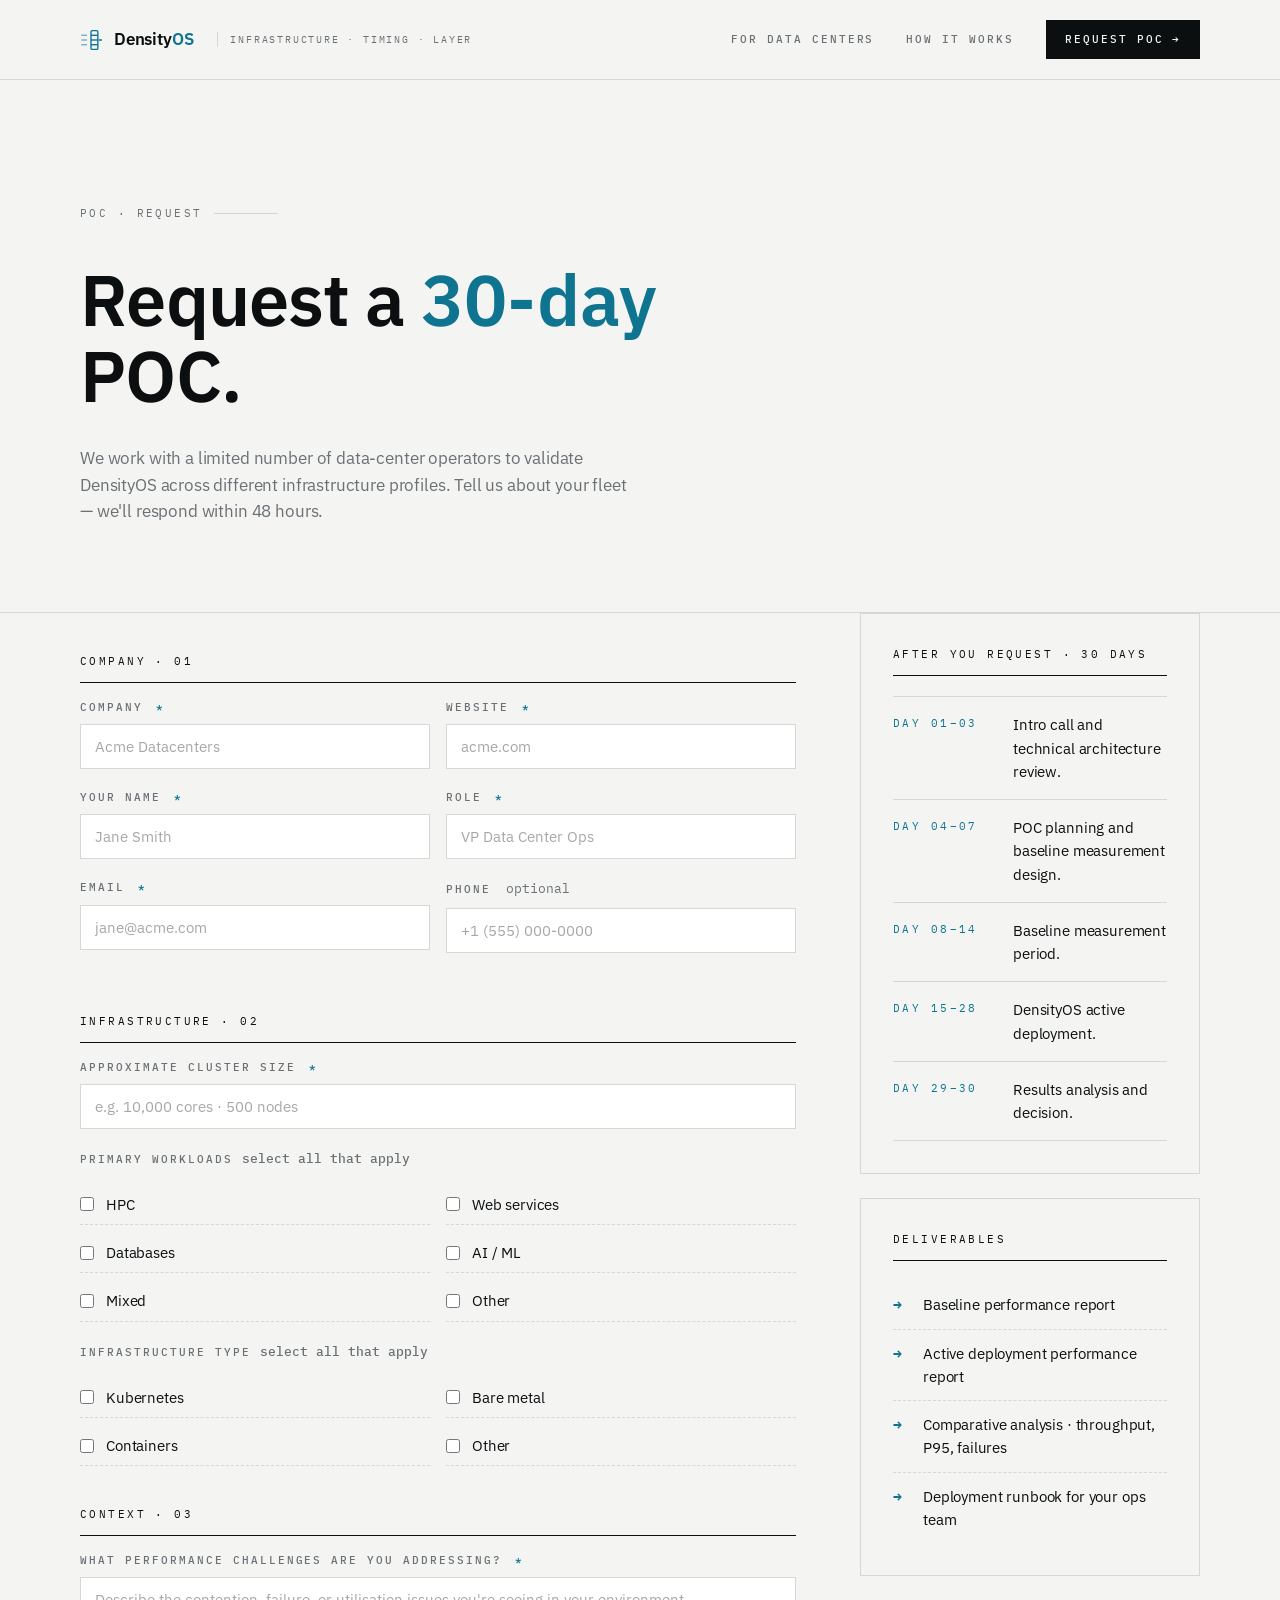
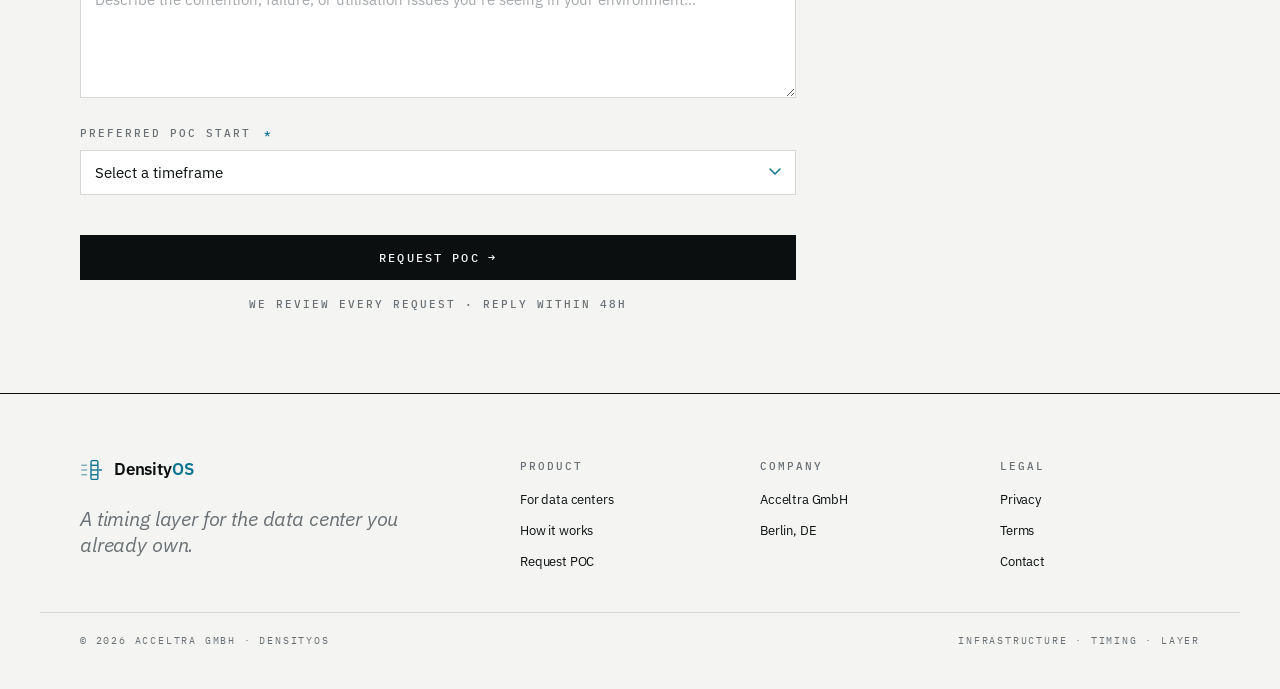
<file: poc-signup.html>
<!DOCTYPE html>
<html lang="en">
<head>
  <meta charset="UTF-8" />
  <meta name="viewport" content="width=device-width, initial-scale=1.0" />
  <title>Request POC — DensityOS</title>
  <meta name="description" content="Request a 30-day DensityOS proof of concept on your infrastructure. Limited availability for 2025." />
  <link rel="stylesheet" href="styles.css" />
</head>
<body>

<header class="site-header">
  <nav class="nav-container" role="navigation" aria-label="Main navigation">
    <a href="index.html" class="brand" aria-label="DensityOS home">
      <svg class="brand-mark" viewBox="0 0 128 140" aria-hidden="true">
        <rect x="64" y="15" width="40" height="110" rx="7" ry="7" fill="none" stroke="currentColor" stroke-width="8" stroke-linejoin="round"></rect>
        <line x1="64" y1="42.5" x2="104" y2="42.5" stroke="currentColor" stroke-width="8"></line>
        <line x1="64" y1="70" x2="104" y2="70" stroke="currentColor" stroke-width="8"></line>
        <line x1="64" y1="97.5" x2="104" y2="97.5" stroke="currentColor" stroke-width="8"></line>
        <line x1="10" y1="42.5" x2="38" y2="42.5" stroke="currentColor" stroke-width="8" opacity="0.5" stroke-linecap="round"></line>
        <line x1="10" y1="70" x2="38" y2="70" stroke="currentColor" stroke-width="8" opacity="0.5" stroke-linecap="round"></line>
        <line x1="10" y1="97.5" x2="38" y2="97.5" stroke="currentColor" stroke-width="8" opacity="0.5" stroke-linecap="round"></line>
        <line x1="112" y1="70" x2="126" y2="70" stroke="currentColor" stroke-width="8" stroke-linecap="round"></line>
      </svg>
      <span class="brand-wordmark">Density<em>OS</em></span>
      <span class="brand-meta">Infrastructure · Timing · Layer</span>
    </a>
    <button class="nav-menu-btn" id="nav-menu-btn" aria-label="Toggle menu" aria-expanded="false" aria-controls="nav-links">
      <svg width="22" height="22" viewBox="0 0 22 22" fill="none" aria-hidden="true">
        <path d="M3 6h16M3 11h16M3 16h16" stroke="currentColor" stroke-width="1.5" stroke-linecap="round"/>
      </svg>
    </button>
    <div class="nav-links" id="nav-links">
      <a href="for-data-centers.html">For data centers</a>
      <a href="how-it-works.html">How it works</a>
      <a href="poc-signup.html" class="button button-primary" aria-current="page" data-analytics="nav-request-poc">Request POC <span class="arrow">→</span></a>
    </div>
  </nav>
</header>

<main>
  <section class="hero" style="padding-bottom: var(--sp-9);">
    <div class="container">
      <span class="hero-kicker">POC · Request</span>
      <h1>Request a <em>30-day</em> POC.</h1>
      <p class="hero-sub">We work with a limited number of data-center operators to validate DensityOS across different infrastructure profiles. Tell us about your fleet — we'll respond within 48 hours.</p>
    </div>
  </section>

  <section class="section" style="padding-top: 0;">
    <div class="container">
      <div style="display: grid; grid-template-columns: minmax(0, 1fr) 340px; gap: var(--sp-10); align-items: start;" class="poc-layout">

        <div>
          <form id="poc-form" novalidate aria-label="POC application form" data-endpoint="https://script.google.com/macros/s/AKfycbyB1nwXnzZz_Gd47YAYlT-tAyujX9_phxhmS1NFzZS7a1lV0Lip-BnKLQkJLdNvpxnP/exec">
            <input type="text" name="company-fax" tabindex="-1" autocomplete="off" style="position:absolute;left:-9999px;opacity:0;pointer-events:none;" aria-hidden="true" />

            <p class="form-section-heading">Company · 01</p>
            <div class="form-group">
              <div class="form-field">
                <label for="company-name">Company <span class="required">*</span></label>
                <input type="text" id="company-name" name="company-name" required autocomplete="organization" placeholder="Acme Datacenters" />
              </div>
              <div class="form-field">
                <label for="website">Website <span class="required">*</span></label>
                <input type="text" id="website" name="website" required autocomplete="url" placeholder="acme.com" />
              </div>
            </div>
            <div class="form-group">
              <div class="form-field">
                <label for="your-name">Your name <span class="required">*</span></label>
                <input type="text" id="your-name" name="your-name" required autocomplete="name" placeholder="Jane Smith" />
              </div>
              <div class="form-field">
                <label for="role">Role <span class="required">*</span></label>
                <input type="text" id="role" name="role" required autocomplete="organization-title" placeholder="VP Data Center Ops" />
              </div>
            </div>
            <div class="form-group">
              <div class="form-field">
                <label for="email">Email <span class="required">*</span></label>
                <input type="email" id="email" name="email" required autocomplete="email" placeholder="jane@acme.com" />
              </div>
              <div class="form-field">
                <label for="phone">Phone <span class="optional">optional</span></label>
                <input type="tel" id="phone" name="phone" autocomplete="tel" placeholder="+1 (555) 000-0000" />
              </div>
            </div>

            <p class="form-section-heading">Infrastructure · 02</p>
            <div class="form-field">
              <label for="cluster-size">Approximate cluster size <span class="required">*</span></label>
              <input type="text" id="cluster-size" name="cluster-size" required placeholder="e.g. 10,000 cores · 500 nodes" />
            </div>

            <div class="form-field">
              <fieldset style="border: none; padding: 0;">
                <legend style="font-family: var(--font-mono); font-size: 11px; text-transform: uppercase; letter-spacing: 0.18em; color: var(--fg-muted); margin-bottom: var(--sp-2); font-weight: 500;">
                  Primary workloads <span style="text-transform: none; letter-spacing: 0; font-size: 13px; color: var(--fg-muted);">select all that apply</span>
                </legend>
                <div class="checkbox-group">
                  <label class="checkbox-label"><input type="checkbox" name="workload-types" value="hpc" />HPC</label>
                  <label class="checkbox-label"><input type="checkbox" name="workload-types" value="web-services" />Web services</label>
                  <label class="checkbox-label"><input type="checkbox" name="workload-types" value="databases" />Databases</label>
                  <label class="checkbox-label"><input type="checkbox" name="workload-types" value="ai-ml" />AI / ML</label>
                  <label class="checkbox-label"><input type="checkbox" name="workload-types" value="mixed" />Mixed</label>
                  <label class="checkbox-label"><input type="checkbox" name="workload-types" value="other-workload" />Other</label>
                </div>
              </fieldset>
            </div>

            <div class="form-field">
              <fieldset style="border: none; padding: 0;">
                <legend style="font-family: var(--font-mono); font-size: 11px; text-transform: uppercase; letter-spacing: 0.18em; color: var(--fg-muted); margin-bottom: var(--sp-2); font-weight: 500;">
                  Infrastructure type <span style="text-transform: none; letter-spacing: 0; font-size: 13px; color: var(--fg-muted);">select all that apply</span>
                </legend>
                <div class="checkbox-group">
                  <label class="checkbox-label"><input type="checkbox" name="infra-types" value="kubernetes" />Kubernetes</label>
                  <label class="checkbox-label"><input type="checkbox" name="infra-types" value="bare-metal" />Bare metal</label>
                  <label class="checkbox-label"><input type="checkbox" name="infra-types" value="containers" />Containers</label>
                  <label class="checkbox-label"><input type="checkbox" name="infra-types" value="other-infra" />Other</label>
                </div>
              </fieldset>
            </div>

            <p class="form-section-heading">Context · 03</p>
            <div class="form-field">
              <label for="challenges">What performance challenges are you addressing? <span class="required">*</span></label>
              <textarea id="challenges" name="challenges" rows="5" required placeholder="Describe the contention, failure, or utilisation issues you're seeing in your environment…"></textarea>
            </div>

            <div class="form-field">
              <label for="timeframe">Preferred POC start <span class="required">*</span></label>
              <select id="timeframe" name="timeframe" required>
                <option value="" disabled selected>Select a timeframe</option>
                <option value="30-days">Next 30 days</option>
                <option value="1-2-months">1–2 months</option>
                <option value="2-3-months">2–3 months</option>
                <option value="3-plus-months">3+ months</option>
              </select>
            </div>

            <button type="submit" class="button button-primary button-lg" style="width: 100%; margin-top: var(--sp-5);" data-analytics="form-submit">
              Request POC <span class="arrow">→</span>
            </button>

            <p class="label" style="margin-top: var(--sp-4); text-align: center; color: var(--fg-muted);">
              We review every request · reply within 48h
            </p>

          </form>
        </div>

        <aside style="position: sticky; top: 96px; display: flex; flex-direction: column; gap: var(--sp-6);">

          <div class="card">
            <p class="card-head">After you request · 30 days</p>
            <div class="poc-timeline" role="list">
              <div class="timeline-item" role="listitem">
                <span class="timeline-week">Day 01–03</span>
                <span class="timeline-text">Intro call and technical architecture review.</span>
              </div>
              <div class="timeline-item" role="listitem">
                <span class="timeline-week">Day 04–07</span>
                <span class="timeline-text">POC planning and baseline measurement design.</span>
              </div>
              <div class="timeline-item" role="listitem">
                <span class="timeline-week">Day 08–14</span>
                <span class="timeline-text">Baseline measurement period.</span>
              </div>
              <div class="timeline-item" role="listitem">
                <span class="timeline-week">Day 15–28</span>
                <span class="timeline-text">DensityOS active deployment.</span>
              </div>
              <div class="timeline-item" role="listitem">
                <span class="timeline-week">Day 29–30</span>
                <span class="timeline-text">Results analysis and decision.</span>
              </div>
            </div>
          </div>

          <div class="card">
            <p class="card-head">Deliverables</p>
            <ul class="deliverables-list">
              <li><span class="marker">→</span><span>Baseline performance report</span></li>
              <li><span class="marker">→</span><span>Active deployment performance report</span></li>
              <li><span class="marker">→</span><span>Comparative analysis · throughput, P95, failures</span></li>
              <li><span class="marker">→</span><span>Deployment runbook for your ops team</span></li>
            </ul>
          </div>

        </aside>

      </div>
    </div>
  </section>
</main>

<footer class="site-footer">
  <div class="footer-inner">
    <div class="footer-brand">
      <a href="index.html" class="brand" style="margin-bottom: var(--sp-2);">
        <svg class="brand-mark" viewBox="0 0 128 140" aria-hidden="true">
          <rect x="64" y="15" width="40" height="110" rx="7" ry="7" fill="none" stroke="currentColor" stroke-width="8" stroke-linejoin="round"></rect>
          <line x1="64" y1="42.5" x2="104" y2="42.5" stroke="currentColor" stroke-width="8"></line>
          <line x1="64" y1="70" x2="104" y2="70" stroke="currentColor" stroke-width="8"></line>
          <line x1="64" y1="97.5" x2="104" y2="97.5" stroke="currentColor" stroke-width="8"></line>
          <line x1="10" y1="42.5" x2="38" y2="42.5" stroke="currentColor" stroke-width="8" opacity="0.5" stroke-linecap="round"></line>
          <line x1="10" y1="70" x2="38" y2="70" stroke="currentColor" stroke-width="8" opacity="0.5" stroke-linecap="round"></line>
          <line x1="10" y1="97.5" x2="38" y2="97.5" stroke="currentColor" stroke-width="8" opacity="0.5" stroke-linecap="round"></line>
          <line x1="112" y1="70" x2="126" y2="70" stroke="currentColor" stroke-width="8" stroke-linecap="round"></line>
        </svg>
        <span class="brand-wordmark">Density<em>OS</em></span>
      </a>
      <p class="footer-tag"><em>A timing layer for the data center you already own.</em></p>
    </div>
    <div class="footer-col">
      <h5>Product</h5>
      <ul>
        <li><a href="for-data-centers.html">For data centers</a></li>
        <li><a href="how-it-works.html">How it works</a></li>
        <li><a href="poc-signup.html">Request POC</a></li>
      </ul>
    </div>
    <div class="footer-col">
      <h5>Company</h5>
      <ul>
        <li><a href="#">Acceltra GmbH</a></li>
        <li><a href="#">Berlin, DE</a></li>
      </ul>
    </div>
    <div class="footer-col">
      <h5>Legal</h5>
      <ul>
        <li><a href="https://acceltra.de/privacy.html" target="_blank" rel="noopener">Privacy</a></li>
        <li><a href="https://acceltra.de/tos.html" target="_blank" rel="noopener">Terms</a></li>
        <li><a href="https://acceltra.de/#contact" target="_blank" rel="noopener">Contact</a></li>
      </ul>
    </div>
  </div>
  <div class="footer-bar">
    <span>© 2026 Acceltra GmbH · DensityOS</span>
    <span>Infrastructure · Timing · Layer</span>
  </div>
</footer>

<style>
@media (max-width: 860px) {
  .poc-layout { grid-template-columns: 1fr !important; }
  aside { position: static !important; }
}
</style>

<script src="script.js"></script>
</body>
</html>
</file>
<file: styles.css>
/* =============================================================
   DensityOS — Signal design system
   Light (Schematic) default. Dark (Oscilloscope) via data-theme.
   Square corners. 1px hairlines. Reserved SIGNAL cyan.
   ============================================================= */

@import url('https://fonts.googleapis.com/css2?family=IBM+Plex+Sans:wght@300;400;500;600;700&family=IBM+Plex+Mono:wght@400;500;600&family=JetBrains+Mono:wght@400;500;700&display=swap');

:root {
  /* Signal palette */
  --signal:       #22D3EE;
  --signal-trace: #0E7490;
  --signal-deep:  #0F5A6B;
  --signal-wash:  #D6EEF4;

  /* Neutrals */
  --graphite:      #0B0F10;
  --graphite-2:    #151A1C;
  --graphite-grid: #1C2124;
  --ink-inverse:   #F1F2F0;
  --paper:         #F4F5F3;
  --paper-2:       #E8EAE7;
  --paper-grid:    #D5D8D4;
  --paper-pure:    #FFFFFF;
  --ink:           #0B0F10;
  --muted:         #6A7074;
  --line:          #E4E4DF;

  /* Semantic — default Schematic (light) */
  --bg:         var(--paper);
  --bg-surface: var(--paper-2);
  --bg-pure:    var(--paper-pure);
  --fg:         var(--ink);
  --fg-muted:   var(--muted);
  --grid:       var(--paper-grid);
  --accent:     var(--signal-trace);
  --accent-alt: var(--signal);
  --accent-wash: var(--signal-wash);

  /* Fonts */
  --font-display:   'IBM Plex Sans', system-ui, sans-serif;
  --font-body:      'IBM Plex Sans', system-ui, sans-serif;
  --font-mono:      'IBM Plex Mono', ui-monospace, monospace;
  --font-data:      'JetBrains Mono', ui-monospace, monospace;

  /* Type scale */
  --fs-micro: 10px;
  --fs-label: 11px;
  --fs-small: 13px;
  --fs-body:  15px;
  --fs-body-lg: 17px;
  --fs-h4: 22px;
  --fs-h3: 32px;
  --fs-h2: 40px;
  --fs-h1: 56px;

  /* Line heights */
  --lh-tight: 1.05;
  --lh-snug:  1.2;
  --lh-body:  1.55;
  --lh-loose: 1.7;

  /* Tracking */
  --ls-display: -0.015em;
  --ls-body:    -0.01em;
  --ls-label:   0.18em;
  --ls-kicker:  0.22em;
  --ls-data:    0.14em;

  /* Spacing */
  --sp-1: 4px; --sp-2: 8px; --sp-3: 12px; --sp-4: 16px;
  --sp-5: 20px; --sp-6: 24px; --sp-7: 32px; --sp-8: 40px;
  --sp-9: 48px; --sp-10: 64px; --sp-11: 80px; --sp-12: 120px;

  /* Radii: square by default */
  --r-0: 0px;
  --r-1: 2px;

  /* Borders */
  --bd-hair:   1px solid var(--grid);
  --bd-ink:    1px solid var(--fg);
  --bd-accent: 1.5px solid var(--accent);
  --bd-dashed: 1px dashed var(--grid);

  /* Motion */
  --ease-signal: cubic-bezier(0.2, 0.6, 0.2, 1);
  --dur-quick: 120ms;
  --dur-base:  200ms;
}

/* ---------- Oscilloscope (dark) — available via data-theme="dark" ---------- */
[data-theme="dark"] {
  --bg:         var(--graphite);
  --bg-surface: var(--graphite-2);
  --bg-pure:    var(--graphite);
  --fg:         var(--ink-inverse);
  --grid:       var(--graphite-grid);
  --accent:     var(--signal);
  --accent-alt: var(--signal-deep);
  --accent-wash: rgba(34,211,238,0.12);
  --bd-hair:   1px solid var(--graphite-grid);
  --bd-dashed: 1px dashed var(--graphite-grid);
}

*, *::before, *::after { box-sizing: border-box; margin: 0; padding: 0; }
html { scroll-behavior: smooth; }

body {
  background: var(--bg);
  color: var(--fg);
  font-family: var(--font-body);
  font-size: var(--fs-body);
  line-height: var(--lh-body);
  font-weight: 400;
  letter-spacing: var(--ls-body);
  -webkit-font-smoothing: antialiased;
  -moz-osx-font-smoothing: grayscale;
}

img, svg { display: block; max-width: 100%; }

a {
  color: var(--accent);
  text-decoration: none;
  transition: color var(--dur-quick) var(--ease-signal);
}
a:hover { color: var(--fg); }

::selection { background: var(--accent); color: var(--bg); }

/* ---------- Typography ----------
   Per Signal spec: display & body are IBM Plex Sans.
   All type is set in IBM Plex Sans — no serif, no italic.
   Emphasis uses weight (600) or the signal-mark cyan utility.
   Data numbers use JetBrains Mono; labels/kickers use IBM Plex Mono uppercase. */
h1, .h1 {
  font-family: var(--font-display);
  font-size: var(--fs-h1);
  line-height: var(--lh-tight);
  letter-spacing: -0.01em;
  font-weight: 600;
  color: var(--fg);
}
h2, .h2 {
  font-family: var(--font-display);
  font-size: var(--fs-h2);
  line-height: var(--lh-snug);
  letter-spacing: -0.005em;
  font-weight: 600;
  color: var(--fg);
}
h3, .h3 {
  font-family: var(--font-display);
  font-size: var(--fs-h3);
  line-height: var(--lh-snug);
  font-weight: 600;
  color: var(--fg);
}
h1 em, h2 em, h3 em, .h1 em, .h2 em, .h3 em {
  font-family: var(--font-display);
  font-style: normal;
  font-weight: 400;
  letter-spacing: 0;
  color: var(--fg);
}
h4, .h4 {
  font-family: var(--font-display);
  font-size: var(--fs-h4);
  font-weight: 500;
  line-height: var(--lh-snug);
  letter-spacing: var(--ls-body);
  color: var(--fg);
}

h1 em, h2 em, h3 em, h4 em,
.h1 em, .h2 em, .h3 em {
  font-style: normal;
  font-weight: 600;
  color: var(--accent);
}

p { color: var(--fg); }
p.muted { color: var(--fg-muted); }
strong, b { font-weight: 600; }

/* ---------- Labels, kickers, data ---------- */
.label, .kicker, .eyebrow {
  font-family: var(--font-mono);
  font-size: var(--fs-label);
  text-transform: uppercase;
  letter-spacing: var(--ls-label);
  color: var(--fg-muted);
  font-weight: 500;
}
.kicker-accent { color: var(--accent); }

.kicker-row {
  display: inline-flex;
  align-items: center;
  gap: var(--sp-2);
}
.kicker-row::after {
  content: '';
  width: 28px;
  height: 1px;
  background: var(--grid);
}

.micro {
  font-family: var(--font-mono);
  font-size: var(--fs-micro);
  text-transform: uppercase;
  letter-spacing: var(--ls-label);
  color: var(--fg-muted);
  font-weight: 500;
}

.data, .metric-value {
  font-family: var(--font-data);
  font-feature-settings: 'tnum';
  font-variant-numeric: tabular-nums;
}

/* Rule accent — 2px × 28px */
.rule-accent {
  border: 0;
  border-top: 2px solid var(--accent);
  width: 28px;
  margin: 0 0 var(--sp-5) 0;
}

hr {
  border: 0;
  border-top: var(--bd-hair);
  margin: var(--sp-8) 0;
}

/* ---------- Layout ---------- */
.container {
  max-width: 1200px;
  margin: 0 auto;
  padding: 0 var(--sp-8);
}
.container-narrow {
  max-width: 780px;
  margin: 0 auto;
  padding: 0 var(--sp-8);
}

.section { padding: var(--sp-11) 0; }
.section-tight { padding: var(--sp-10) 0; }
.section-surface { background: var(--bg-surface); }

/* ---------- Header ---------- */
.site-header {
  position: sticky;
  top: 0;
  z-index: 100;
  background: var(--bg);
  border-bottom: var(--bd-hair);
}

.nav-container {
  max-width: 1200px;
  margin: 0 auto;
  padding: var(--sp-5) var(--sp-8);
  display: flex;
  align-items: center;
  justify-content: space-between;
  gap: var(--sp-6);
}

.brand {
  display: flex;
  align-items: center;
  gap: var(--sp-3);
  text-decoration: none;
  color: var(--fg);
}
.brand:hover { color: var(--fg); }

.brand-mark {
  width: 22px;
  height: 24px;
  color: var(--accent);
  flex-shrink: 0;
}

.brand-wordmark {
  font-family: var(--font-display);
  font-weight: 600;
  font-size: 17px;
  letter-spacing: -0.01em;
  color: var(--fg);
  line-height: 1;
}
.brand-wordmark em {
  font-style: normal;
  color: var(--accent);
  font-weight: 600;
}

.brand-meta {
  font-family: var(--font-mono);
  font-size: var(--fs-micro);
  text-transform: uppercase;
  letter-spacing: var(--ls-label);
  color: var(--fg-muted);
  margin-left: var(--sp-3);
  padding-left: var(--sp-3);
  border-left: var(--bd-hair);
}

.nav-links {
  display: flex;
  align-items: center;
  gap: var(--sp-7);
}
.nav-links a {
  font-family: var(--font-mono);
  font-size: var(--fs-label);
  text-transform: uppercase;
  letter-spacing: var(--ls-label);
  color: var(--fg-muted);
  font-weight: 500;
  transition: color var(--dur-quick) var(--ease-signal);
}
.nav-links a:not(.button):hover,
.nav-links a:not(.button)[aria-current="page"] { color: var(--fg); }

.nav-links .button { letter-spacing: var(--ls-label); }
.nav-links a.button-primary[aria-current="page"] { color: var(--bg); }
.nav-links a.button-primary[aria-current="page"]:hover { color: var(--bg-pure); }

.nav-menu-btn {
  display: none;
  background: none;
  border: none;
  cursor: pointer;
  color: var(--fg);
  padding: var(--sp-1);
}

/* ---------- Buttons ---------- */
.button {
  display: inline-flex;
  align-items: center;
  justify-content: center;
  gap: var(--sp-2);
  padding: 10px 18px;
  font-family: var(--font-mono);
  font-size: var(--fs-label);
  font-weight: 500;
  text-transform: uppercase;
  letter-spacing: var(--ls-label);
  border-radius: var(--r-0);
  cursor: pointer;
  text-decoration: none;
  white-space: nowrap;
  transition: background var(--dur-quick) var(--ease-signal),
              color var(--dur-quick) var(--ease-signal),
              border-color var(--dur-quick) var(--ease-signal);
  border: 1px solid transparent;
}
.button:hover { text-decoration: none; }

.button-primary {
  background: var(--fg);
  color: var(--bg);
  border-color: var(--fg);
}
.button-primary:hover {
  background: var(--accent);
  color: var(--bg-pure);
  border-color: var(--accent);
}

.button-secondary {
  background: transparent;
  color: var(--fg);
  border-color: var(--fg);
}
.button-secondary:hover {
  background: var(--fg);
  color: var(--bg);
}

.button-ghost {
  background: transparent;
  color: var(--fg);
  border-color: var(--grid);
}
.button-ghost:hover {
  border-color: var(--fg);
  color: var(--fg);
}

.button-lg { padding: 14px 22px; font-size: 12px; }

.button .arrow {
  font-family: var(--font-mono);
  font-weight: 500;
  transition: transform var(--dur-base) var(--ease-signal);
}
.button:hover .arrow { transform: translateX(3px); }

/* ---------- Hero ---------- */
.hero {
  padding: var(--sp-12) 0 var(--sp-11);
  border-bottom: var(--bd-hair);
}

.hero-kicker {
  display: inline-flex;
  align-items: center;
  gap: var(--sp-3);
  font-family: var(--font-mono);
  font-size: var(--fs-label);
  text-transform: uppercase;
  letter-spacing: var(--ls-kicker);
  color: var(--fg-muted);
  margin-bottom: var(--sp-8);
}
.hero-kicker::after {
  content: '';
  width: 64px;
  height: 1px;
  background: var(--grid);
}

.hero h1 {
  max-width: 14ch;
  font-size: clamp(40px, 6vw, 72px);
  margin-bottom: var(--sp-7);
}

.hero-sub {
  font-size: var(--fs-body-lg);
  line-height: var(--lh-body);
  color: var(--fg-muted);
  max-width: 56ch;
  margin-bottom: var(--sp-8);
}
.hero-sub em {
  font-family: var(--font-display);
  font-style: normal;
  color: var(--fg);
}
.signal-mark {
  color: var(--accent);
  font-weight: 500;
  font-style: normal;
}

.hero-ctas {
  display: flex;
  gap: var(--sp-3);
  flex-wrap: wrap;
  margin-bottom: var(--sp-11);
}

/* Hero stats strip */
.hero-stats {
  margin-top: var(--sp-10);
  padding-top: var(--sp-7);
  border-top: var(--bd-hair);
  display: grid;
  grid-template-columns: repeat(4, 1fr);
  gap: var(--sp-6);
}
.hero-stat {
  display: flex;
  flex-direction: column;
  gap: var(--sp-2);
}
.hero-stat .label { margin-bottom: 2px; }
.hero-stat .value {
  font-family: var(--font-display);
  font-weight: 700;
  font-size: 40px;
  line-height: 1;
  letter-spacing: -0.02em;
  color: var(--fg);
  font-variant-numeric: tabular-nums;
  font-feature-settings: 'tnum';
}
.hero-stat .value em {
  font-style: normal;
  color: var(--accent);
}
.hero-stat .sub {
  font-family: var(--font-mono);
  font-size: var(--fs-micro);
  text-transform: uppercase;
  letter-spacing: var(--ls-label);
  color: var(--fg-muted);
}

/* ---------- Calculator ---------- */
.calculator {
  margin-top: var(--sp-10);
  border: var(--bd-hair);
  background: var(--bg-pure);
}

.calculator-head {
  padding: var(--sp-6) var(--sp-7);
  border-bottom: var(--bd-hair);
  display: flex;
  justify-content: space-between;
  align-items: baseline;
  gap: var(--sp-4);
}
.calculator-head .title {
  font-family: var(--font-display);
  font-size: 22px;
  font-weight: 600;
  letter-spacing: -0.005em;
  color: var(--fg);
}
.calculator-head .title em {
  font-family: var(--font-display);
  font-style: normal;
  font-weight: 400;
  color: var(--fg-muted);
  letter-spacing: 0;
}

.calculator-body {
  display: grid;
  grid-template-columns: 1fr 1fr;
}
.calculator-inputs {
  padding: var(--sp-7);
  border-right: var(--bd-hair);
  display: flex;
  flex-direction: column;
  gap: var(--sp-6);
}
.calculator-output {
  padding: var(--sp-7);
  background: var(--bg);
  display: flex;
  flex-direction: column;
  gap: var(--sp-5);
}

.slider-field {
  display: flex;
  flex-direction: column;
  gap: var(--sp-2);
}
.slider-label-row {
  display: flex;
  justify-content: space-between;
  align-items: baseline;
  gap: var(--sp-4);
}
.slider-label {
  font-family: var(--font-mono);
  font-size: var(--fs-label);
  text-transform: uppercase;
  letter-spacing: var(--ls-label);
  color: var(--fg-muted);
  font-weight: 500;
}
.slider-value {
  font-family: var(--font-data);
  font-size: 18px;
  font-weight: 500;
  color: var(--fg);
  font-variant-numeric: tabular-nums;
}

input[type="range"] {
  -webkit-appearance: none;
  appearance: none;
  width: 100%;
  height: 2px;
  background: var(--grid);
  outline: none;
  cursor: pointer;
  border-radius: 0;
}
input[type="range"]::-webkit-slider-thumb {
  -webkit-appearance: none;
  width: 14px; height: 14px;
  background: var(--accent);
  border-radius: 0;
  cursor: pointer;
  border: none;
}
input[type="range"]::-moz-range-thumb {
  width: 14px; height: 14px;
  background: var(--accent);
  border-radius: 0;
  cursor: pointer;
  border: none;
}

.calc-row {
  display: flex;
  justify-content: space-between;
  align-items: baseline;
  padding-bottom: var(--sp-3);
  border-bottom: var(--bd-dashed);
  gap: var(--sp-4);
}
.calc-row-label {
  font-family: var(--font-mono);
  font-size: var(--fs-label);
  text-transform: uppercase;
  letter-spacing: var(--ls-label);
  color: var(--fg-muted);
}
.calc-row-value {
  font-family: var(--font-data);
  font-size: 18px;
  font-weight: 500;
  color: var(--fg);
  font-variant-numeric: tabular-nums;
}

.calc-highlight {
  margin-top: auto;
  padding-top: var(--sp-4);
  border-top: 1px solid var(--fg);
  display: flex;
  justify-content: space-between;
  align-items: baseline;
  gap: var(--sp-4);
}
.calc-highlight-label {
  font-family: var(--font-mono);
  font-size: var(--fs-label);
  text-transform: uppercase;
  letter-spacing: var(--ls-label);
  color: var(--fg);
}
.calc-highlight-value {
  font-family: var(--font-display);
  font-weight: 700;
  font-size: 40px;
  letter-spacing: -0.02em;
  color: var(--accent);
  font-variant-numeric: tabular-nums;
  line-height: 1;
}

/* ---------- Section heading block ---------- */
.section-head {
  display: grid;
  grid-template-columns: 200px 1fr;
  gap: var(--sp-10);
  margin-bottom: var(--sp-9);
  align-items: start;
}
.section-head .section-kicker {
  font-family: var(--font-mono);
  font-size: var(--fs-label);
  text-transform: uppercase;
  letter-spacing: var(--ls-kicker);
  color: var(--fg-muted);
  padding-top: var(--sp-2);
}
.section-head h2 {
  font-size: clamp(32px, 4vw, 48px);
  max-width: 20ch;
}
.section-head .section-sub {
  color: var(--fg-muted);
  font-size: var(--fs-body-lg);
  max-width: 52ch;
  margin-top: var(--sp-4);
}

@media (max-width: 720px) {
  .section-head {
    grid-template-columns: 1fr;
    gap: var(--sp-4);
  }
}

/* ---------- Problem cards ---------- */
.problem-grid {
  display: grid;
  grid-template-columns: repeat(2, 1fr);
  gap: 0;
  border-top: var(--bd-hair);
  border-left: var(--bd-hair);
}

.problem-card {
  cursor: pointer;
  border-right: var(--bd-hair);
  border-bottom: var(--bd-hair);
  padding: var(--sp-7);
  background: transparent;
  transition: background var(--dur-base) var(--ease-signal);
  user-select: none;
  display: flex;
  flex-direction: column;
  gap: var(--sp-4);
}
.problem-card:hover {
  background: var(--accent-wash);
}
.problem-card[aria-expanded="true"] {
  background: var(--bg-pure);
}

.problem-card .card-idx {
  font-family: var(--font-mono);
  font-size: var(--fs-label);
  text-transform: uppercase;
  letter-spacing: var(--ls-label);
  color: var(--fg-muted);
}
.problem-card .card-idx .num { color: var(--fg); }
.problem-card[aria-expanded="true"] .card-idx .num { color: var(--accent); }

.problem-card .card-headline {
  font-family: var(--font-display);
  font-size: 26px;
  line-height: var(--lh-snug);
  font-weight: 600;
  letter-spacing: -0.005em;
  color: var(--fg);
}
.problem-card .card-headline em {
  font-family: var(--font-display);
  font-style: normal;
  font-weight: 400;
}
.problem-card .card-desc {
  color: var(--fg-muted);
  font-size: var(--fs-body);
  max-width: 48ch;
}

.card-metric {
  display: flex;
  align-items: baseline;
  gap: var(--sp-2);
  font-family: var(--font-data);
  font-feature-settings: 'tnum';
  font-variant-numeric: tabular-nums;
  margin-top: var(--sp-2);
}
.card-metric .big {
  font-family: var(--font-display);
  font-weight: 700;
  font-size: 36px;
  letter-spacing: -0.02em;
  color: var(--fg);
  line-height: 1;
}
.card-metric .big em { font-style: normal; color: var(--accent); }
.card-metric .unit {
  font-family: var(--font-mono);
  font-size: var(--fs-label);
  text-transform: uppercase;
  letter-spacing: var(--ls-label);
  color: var(--fg-muted);
}

.card-expand {
  display: flex;
  align-items: center;
  gap: var(--sp-2);
  margin-top: auto;
  padding-top: var(--sp-4);
  font-family: var(--font-mono);
  font-size: var(--fs-label);
  text-transform: uppercase;
  letter-spacing: var(--ls-label);
  color: var(--fg-muted);
  transition: color var(--dur-quick) var(--ease-signal);
}
.problem-card:hover .card-expand,
.problem-card[aria-expanded="true"] .card-expand {
  color: var(--accent);
}

.chevron { transition: transform var(--dur-base) var(--ease-signal); }

.expanded-content {
  display: none;
  margin-top: var(--sp-5);
  padding-top: var(--sp-5);
  border-top: var(--bd-dashed);
  display: none;
  flex-direction: column;
  gap: var(--sp-4);
}
.problem-card[aria-expanded="true"] .expanded-content { display: flex; }
.problem-card[aria-expanded="true"] .chevron { transform: rotate(180deg); }

.expanded-section-label {
  font-family: var(--font-mono);
  font-size: var(--fs-label);
  text-transform: uppercase;
  letter-spacing: var(--ls-label);
  color: var(--fg-muted);
  margin-bottom: var(--sp-2);
}
.expanded-section-label.solution-label {
  color: var(--accent);
}

/* Solution panel: tinted cyan wash to draw attention to "with DensityOS" */
.expanded-content > div:has(> .solution-label) {
  background: var(--signal-wash);
  border-left: 2px solid var(--accent);
  padding: var(--sp-4) var(--sp-5);
  margin: calc(var(--sp-1) * -1) calc(var(--sp-1) * -1);
}
.expanded-content > div:has(> .solution-label) .solution-label {
  margin-bottom: var(--sp-2);
}

.problem-box, .solution-box {
  font-size: var(--fs-body);
  line-height: var(--lh-body);
  color: var(--fg);
}
.solution-box { color: var(--fg); }
.solution-box strong {
  color: var(--accent);
  font-weight: 700;
}

@media (max-width: 780px) {
  .problem-grid { grid-template-columns: 1fr; }
}

/* ---------- Comparison (before / after) ---------- */
.comparison-grid {
  display: grid;
  grid-template-columns: 1fr 1fr;
  gap: 0;
  border: var(--bd-hair);
  background: var(--bg-pure);
}

.comparison-panel {
  padding: var(--sp-8) var(--sp-7);
  display: flex;
  flex-direction: column;
  gap: var(--sp-4);
}
.comparison-panel + .comparison-panel {
  border-left: var(--bd-hair);
}
.comparison-panel.with-tws {
  background: var(--accent-wash);
}

.comparison-label {
  font-family: var(--font-mono);
  font-size: var(--fs-label);
  text-transform: uppercase;
  letter-spacing: var(--ls-label);
  color: var(--fg-muted);
  display: flex;
  align-items: center;
  gap: var(--sp-3);
}
.comparison-label::before {
  content: '';
  width: 8px; height: 8px;
  background: var(--fg-muted);
  display: inline-block;
}
.with-tws .comparison-label::before { background: var(--accent); }
.with-tws .comparison-label { color: var(--accent); }

.workload-viz {
  background: var(--bg);
  border: var(--bd-hair);
  padding: var(--sp-5);
  position: relative;
  height: 140px;
  overflow: hidden;
}

.workload-bar {
  position: absolute;
  height: 18px;
  border-radius: 0;
}
.without .workload-bar { background: var(--fg-muted); opacity: 0.4; }
.without .bar-a { top: 50px; left: 20%; width: 48%; background: var(--fg); opacity: 0.7; }
.without .bar-b { top: 62px; left: 38%; width: 48%; background: var(--fg); opacity: 0.7; }

.with-tws .bar-a { top: 36px; left: 12%; width: 38%; background: var(--accent); opacity: 0.85; }
.with-tws .bar-b { top: 84px; left: 52%; width: 38%; background: var(--accent); opacity: 0.5; }

.collision-mark {
  position: absolute;
  top: 42px;
  left: calc(38% + 8%);
  font-family: var(--font-mono);
  font-weight: 600;
  font-size: 24px;
  color: var(--fg);
  line-height: 1;
}

.viz-ruler {
  position: absolute;
  left: 0; right: 0;
  bottom: 18px;
  height: 1px;
  background: var(--grid);
}
.viz-ruler::before,
.viz-ruler::after {
  content: '';
  position: absolute;
  bottom: -3px;
  width: 1px;
  height: 6px;
  background: var(--grid);
}
.viz-ruler::before { left: 25%; }
.viz-ruler::after  { left: 75%; }

.viz-time {
  position: absolute;
  bottom: 0;
  left: var(--sp-5);
  right: var(--sp-5);
  display: flex;
  justify-content: space-between;
  font-family: var(--font-mono);
  font-size: var(--fs-micro);
  text-transform: uppercase;
  letter-spacing: var(--ls-label);
  color: var(--fg-muted);
}

.comparison-metric {
  display: flex;
  align-items: baseline;
  gap: var(--sp-2);
  padding-top: var(--sp-3);
  border-top: var(--bd-dashed);
}
.comparison-metric .big {
  font-family: var(--font-display);
  font-weight: 700;
  font-size: 44px;
  letter-spacing: -0.02em;
  color: var(--fg);
  line-height: 1;
  font-variant-numeric: tabular-nums;
}
.with-tws .comparison-metric .big { color: var(--accent); }
.comparison-metric .unit {
  font-family: var(--font-mono);
  font-size: var(--fs-label);
  text-transform: uppercase;
  letter-spacing: var(--ls-label);
  color: var(--fg-muted);
}

/* ---------- Info boxes ---------- */
.info-box {
  padding: var(--sp-5) var(--sp-6);
  background: var(--accent-wash);
  border-left: 2px solid var(--accent);
  font-size: var(--fs-body);
  color: var(--fg);
}

/* ---------- Form elements ---------- */
label {
  display: block;
  font-family: var(--font-mono);
  font-size: var(--fs-label);
  font-weight: 500;
  text-transform: uppercase;
  letter-spacing: var(--ls-label);
  color: var(--fg-muted);
  margin-bottom: var(--sp-2);
}
label .required { color: var(--accent); margin-left: 4px; }
label .optional { color: var(--fg-muted); font-weight: 400; text-transform: none; letter-spacing: 0; margin-left: 6px; font-size: var(--fs-small); }

input[type="text"],
input[type="email"],
input[type="tel"],
input[type="url"],
textarea,
select {
  width: 100%;
  padding: 12px 14px;
  font-family: var(--font-body);
  font-size: var(--fs-body);
  color: var(--fg);
  background: var(--bg-pure);
  border: 1px solid var(--grid);
  border-radius: var(--r-0);
  transition: border-color var(--dur-quick) var(--ease-signal),
              background var(--dur-quick) var(--ease-signal);
  -webkit-appearance: none;
  appearance: none;
}
select {
  background-image: url("data:image/svg+xml,%3Csvg xmlns='http://www.w3.org/2000/svg' width='12' height='8' viewBox='0 0 12 8'%3E%3Cpath d='M1 1l5 5 5-5' stroke='%230E7490' stroke-width='1.5' fill='none' stroke-linecap='round' stroke-linejoin='round'/%3E%3C/svg%3E");
  background-repeat: no-repeat;
  background-position: right 14px center;
  padding-right: 40px;
}
input:focus, textarea:focus, select:focus {
  outline: none;
  border-color: var(--accent);
  background: var(--bg-pure);
}
input::placeholder, textarea::placeholder { color: var(--fg-muted); opacity: 0.6; }

textarea { resize: vertical; min-height: 120px; }

.form-field { margin-bottom: var(--sp-5); }
.form-group {
  display: grid;
  grid-template-columns: 1fr 1fr;
  gap: var(--sp-4);
}
.form-section-heading {
  font-family: var(--font-mono);
  font-size: var(--fs-label);
  text-transform: uppercase;
  letter-spacing: var(--ls-kicker);
  color: var(--fg);
  margin: var(--sp-8) 0 var(--sp-4);
  padding-bottom: var(--sp-3);
  border-bottom: 1px solid var(--fg);
}
.form-section-heading:first-child { margin-top: 0; }

.error-message {
  font-family: var(--font-mono);
  font-size: var(--fs-small);
  text-transform: uppercase;
  letter-spacing: 0.08em;
  color: var(--accent);
  margin-top: var(--sp-2);
}

.checkbox-group {
  display: grid;
  grid-template-columns: repeat(2, 1fr);
  gap: var(--sp-2) var(--sp-4);
  margin-top: var(--sp-2);
}
.checkbox-label {
  display: flex;
  align-items: center;
  gap: var(--sp-3);
  cursor: pointer;
  font-family: var(--font-body);
  font-size: var(--fs-body);
  font-weight: 400;
  color: var(--fg);
  text-transform: none;
  letter-spacing: var(--ls-body);
  margin-bottom: 0;
  padding: var(--sp-2) 0;
  border-bottom: var(--bd-dashed);
}
.checkbox-label input[type="checkbox"] {
  width: 14px; height: 14px;
  min-width: 14px;
  cursor: pointer;
  accent-color: var(--accent);
  border-radius: 0;
}

/* ---------- Steps (how it works) ---------- */
.steps {
  display: grid;
  grid-template-columns: 1fr;
  border-top: var(--bd-hair);
}

.step {
  display: grid;
  grid-template-columns: 80px 1fr 220px;
  gap: var(--sp-8);
  padding: var(--sp-8) 0;
  border-bottom: var(--bd-hair);
  align-items: start;
}

.step-idx {
  font-family: var(--font-mono);
  font-size: var(--fs-label);
  text-transform: uppercase;
  letter-spacing: var(--ls-kicker);
  color: var(--fg-muted);
  padding-top: var(--sp-1);
}
.step-idx .num {
  display: block;
  font-family: var(--font-display);
  font-size: 32px;
  font-weight: 700;
  color: var(--accent);
  letter-spacing: -0.02em;
  margin-top: var(--sp-1);
}

.step-title {
  font-family: var(--font-display);
  font-size: 28px;
  line-height: var(--lh-snug);
  font-weight: 600;
  letter-spacing: -0.005em;
  color: var(--fg);
  margin-bottom: var(--sp-3);
}
.step-title em {
  font-family: var(--font-display);
  font-style: normal;
  font-weight: 400;
  letter-spacing: 0;
}
.step-title em { color: var(--fg-muted); }

.step-text {
  color: var(--fg-muted);
  font-size: var(--fs-body-lg);
  max-width: 54ch;
}

.step-diagram {
  display: flex;
  align-items: center;
  justify-content: flex-end;
  color: var(--accent);
  opacity: 0.85;
}

@media (max-width: 860px) {
  .step {
    grid-template-columns: 1fr;
    gap: var(--sp-4);
  }
  .step-diagram { justify-content: flex-start; }
}

/* ---------- Boundary list ---------- */
.boundary-list {
  list-style: none;
  border-top: var(--bd-hair);
}
.boundary-item {
  display: grid;
  grid-template-columns: 24px 1fr auto;
  gap: var(--sp-4);
  align-items: center;
  padding: var(--sp-4) 0;
  border-bottom: var(--bd-hair);
  font-size: var(--fs-body-lg);
  color: var(--fg);
}
.boundary-mark {
  font-family: var(--font-mono);
  font-weight: 600;
  color: var(--accent);
  font-size: 16px;
}
.boundary-meta {
  font-family: var(--font-mono);
  font-size: var(--fs-label);
  text-transform: uppercase;
  letter-spacing: var(--ls-label);
  color: var(--fg-muted);
}

/* ---------- Badges ---------- */
.badge-grid {
  display: flex;
  flex-wrap: wrap;
  gap: 0;
  margin-top: var(--sp-5);
  border-top: var(--bd-hair);
  border-left: var(--bd-hair);
}
.badge {
  display: inline-flex;
  align-items: center;
  padding: var(--sp-3) var(--sp-5);
  font-family: var(--font-mono);
  font-size: var(--fs-label);
  text-transform: uppercase;
  letter-spacing: var(--ls-label);
  color: var(--fg);
  font-weight: 500;
  border-right: var(--bd-hair);
  border-bottom: var(--bd-hair);
  background: transparent;
}

/* ---------- POC timeline ---------- */
.poc-timeline {
  display: flex;
  flex-direction: column;
  border-top: var(--bd-hair);
}
.timeline-item {
  display: grid;
  grid-template-columns: 100px 1fr;
  gap: var(--sp-5);
  padding: var(--sp-4) 0;
  border-bottom: var(--bd-hair);
  align-items: start;
}
.timeline-week {
  font-family: var(--font-mono);
  font-size: var(--fs-label);
  text-transform: uppercase;
  letter-spacing: var(--ls-kicker);
  color: var(--accent);
  padding-top: 2px;
}
.timeline-text {
  font-size: var(--fs-body);
  color: var(--fg);
}

/* ---------- Cards ---------- */
.card {
  background: transparent;
  border: var(--bd-hair);
  padding: var(--sp-7);
}
.card-head {
  font-family: var(--font-mono);
  font-size: var(--fs-label);
  text-transform: uppercase;
  letter-spacing: var(--ls-kicker);
  color: var(--fg);
  padding-bottom: var(--sp-3);
  margin-bottom: var(--sp-5);
  border-bottom: 1px solid var(--fg);
}

.deliverables-list {
  list-style: none;
  display: flex;
  flex-direction: column;
}
.deliverables-list li {
  display: grid;
  grid-template-columns: 18px 1fr;
  gap: var(--sp-3);
  padding: var(--sp-3) 0;
  border-bottom: var(--bd-dashed);
  font-size: var(--fs-body);
  color: var(--fg);
  align-items: baseline;
}
.deliverables-list li:last-child { border-bottom: none; }
.deliverables-list .marker {
  font-family: var(--font-mono);
  color: var(--accent);
  font-weight: 600;
}

/* ---------- CTA section ---------- */
.cta-section {
  padding: var(--sp-12) 0;
  border-top: var(--bd-hair);
  background: var(--bg-surface);
}
.cta-section h2 {
  font-size: clamp(36px, 5vw, 56px);
  max-width: 18ch;
  margin-bottom: var(--sp-5);
}
.cta-section .cta-sub {
  font-size: var(--fs-body-lg);
  color: var(--fg-muted);
  max-width: 52ch;
  margin-bottom: var(--sp-8);
}

/* ---------- POC feature list on hero page ---------- */
.poc-features {
  list-style: none;
  display: grid;
  grid-template-columns: repeat(3, 1fr);
  gap: 0;
  border-top: var(--bd-hair);
  border-left: var(--bd-hair);
  margin-top: var(--sp-8);
}
.poc-features li {
  padding: var(--sp-6);
  border-right: var(--bd-hair);
  border-bottom: var(--bd-hair);
  display: flex;
  flex-direction: column;
  gap: var(--sp-3);
  min-height: 140px;
}
.poc-features .step-label {
  font-family: var(--font-mono);
  font-size: var(--fs-label);
  text-transform: uppercase;
  letter-spacing: var(--ls-kicker);
  color: var(--accent);
}
.poc-features .step-text {
  font-family: var(--font-display);
  font-size: 20px;
  line-height: var(--lh-snug);
  font-weight: 500;
  letter-spacing: -0.005em;
  color: var(--fg);
  max-width: 24ch;
}

/* ---------- Footer ---------- */
.site-footer {
  padding: var(--sp-10) 0 var(--sp-8);
  border-top: 1px solid var(--fg);
  background: var(--bg);
}

.footer-inner {
  max-width: 1200px;
  margin: 0 auto;
  padding: 0 var(--sp-8);
  display: grid;
  grid-template-columns: 2fr 1fr 1fr 1fr;
  gap: var(--sp-8);
  align-items: start;
}

.footer-brand { display: flex; flex-direction: column; gap: var(--sp-4); max-width: 42ch; }
.footer-tag {
  font-family: var(--font-display);
  font-style: normal;
  font-size: 20px;
  line-height: 1.3;
  color: var(--fg-muted);
}

.footer-col h5 {
  font-family: var(--font-mono);
  font-size: var(--fs-label);
  text-transform: uppercase;
  letter-spacing: var(--ls-label);
  color: var(--fg-muted);
  font-weight: 500;
  margin-bottom: var(--sp-3);
}
.footer-col ul { list-style: none; display: flex; flex-direction: column; gap: var(--sp-2); }
.footer-col a {
  font-size: var(--fs-small);
  color: var(--fg);
}
.footer-col a:hover { color: var(--accent); }

.footer-bar {
  max-width: 1200px;
  margin: var(--sp-8) auto 0;
  padding: var(--sp-5) var(--sp-8) 0;
  border-top: var(--bd-hair);
  display: flex;
  justify-content: space-between;
  align-items: center;
  font-family: var(--font-mono);
  font-size: var(--fs-micro);
  text-transform: uppercase;
  letter-spacing: var(--ls-label);
  color: var(--fg-muted);
}

/* ---------- Dashed divider utility ---------- */
.dashed-rule {
  border: 0;
  border-top: var(--bd-dashed);
  margin: var(--sp-6) 0;
}

/* ---------- Responsive ---------- */
@media (max-width: 860px) {
  .nav-container { padding: var(--sp-4) var(--sp-5); }
  .container, .container-narrow { padding: 0 var(--sp-5); }
  .section { padding: var(--sp-10) 0; }

  .nav-menu-btn { display: block; }
  .nav-links {
    display: none;
    position: absolute;
    top: 100%; left: 0; right: 0;
    background: var(--bg);
    border-bottom: var(--bd-hair);
    flex-direction: column;
    align-items: stretch;
    padding: var(--sp-5) var(--sp-5);
    gap: var(--sp-4);
  }
  .nav-links.open { display: flex; }

  .brand-meta { display: none; }
  .hero { padding: var(--sp-10) 0 var(--sp-9); }
  .hero-stats { grid-template-columns: repeat(2, 1fr); gap: var(--sp-5); }
  .hero-stat .value { font-size: 32px; }

  .calculator-body { grid-template-columns: 1fr; }
  .calculator-inputs { border-right: none; border-bottom: var(--bd-hair); }

  .comparison-grid { grid-template-columns: 1fr; }
  .comparison-panel + .comparison-panel { border-left: none; border-top: var(--bd-hair); }

  .form-group { grid-template-columns: 1fr; }
  .checkbox-group { grid-template-columns: 1fr; }

  .step { grid-template-columns: 1fr; }
  .poc-features { grid-template-columns: 1fr; }

  .footer-inner { grid-template-columns: 1fr 1fr; }
  .footer-brand { grid-column: span 2; }
}

@media (max-width: 540px) {
  .hero-stats { grid-template-columns: 1fr; }
  .problem-grid { grid-template-columns: 1fr; }
  .footer-inner { grid-template-columns: 1fr; }
  .footer-brand { grid-column: auto; }
  .footer-bar { flex-direction: column; gap: var(--sp-3); align-items: flex-start; }
}

/* =============================================================
   For Data Centers — page-specific components
   ============================================================= */

/* ---------- Utility ---------- */
.body-sm {
  font-size: var(--fs-small);
  line-height: var(--lh-body);
}
.rule {
  display: inline-block;
  width: 28px;
  height: 1px;
  background: var(--grid);
  vertical-align: middle;
  margin-right: var(--sp-3);
}

/* ---------- Hero schematic ---------- */
.hero-schematic {
  margin-top: var(--sp-10);
  border: var(--bd-hair);
  background: var(--bg-pure);
  overflow: hidden;
}
.schematic-frame {
  display: flex;
  flex-direction: column;
}
.schematic-meta {
  display: flex;
  align-items: center;
  justify-content: space-between;
  padding: var(--sp-3) var(--sp-5);
  border-bottom: var(--bd-hair);
  gap: var(--sp-4);
  flex-wrap: wrap;
}
.schematic-meta-mid {
  display: flex;
  align-items: center;
  gap: var(--sp-2);
}
.schematic-meta-dot {
  width: 6px;
  height: 6px;
  background: var(--accent);
  border-radius: 50%;
  animation: pulse-dot 2s ease-in-out infinite;
}
@keyframes pulse-dot {
  0%, 100% { opacity: 1; }
  50% { opacity: 0.3; }
}
.schematic-svg {
  width: 100%;
  height: auto;
  display: block;
  padding: var(--sp-5) var(--sp-5) var(--sp-7);
}
/* LED pulse animation */
.hs-led {
  animation: led-pulse 2s ease-in-out infinite;
}
.hs-unit:nth-child(odd) .hs-led { animation-delay: 0.3s; }
.hs-unit:nth-child(3n) .hs-led { animation-delay: 0.7s; }
@keyframes led-pulse {
  0%, 100% { opacity: 1; }
  50% { opacity: 0.35; }
}
/* Packet travel animation */
.hs-packet { animation: packet-travel 3s linear infinite; }
.hs-packet-1 { animation-delay: 0s; }
.hs-packet-2 { animation-delay: 0.8s; }
.hs-packet-3 { animation-delay: 1.6s; }
.hs-packet-4 { animation-delay: 0.4s; }
.hs-packet-5 { animation-delay: 1.2s; }
@keyframes packet-travel {
  0%   { transform: translateX(0);    opacity: 0; }
  5%   { opacity: 1; }
  90%  { opacity: 1; }
  100% { transform: translateX(320px); opacity: 0; }
}

/* ---------- Paradox ---------- */
.paradox-prose {
  max-width: 72ch;
  margin-bottom: var(--sp-9);
  display: flex;
  flex-direction: column;
  gap: var(--sp-5);
}
.paradox-prose p {
  font-size: var(--fs-body-lg);
  line-height: var(--lh-body);
  color: var(--fg-muted);
}
.paradox-question {
  font-family: var(--font-display);
  font-size: clamp(20px, 2.5vw, 28px) !important;
  font-weight: 600;
  line-height: var(--lh-snug) !important;
  letter-spacing: -0.005em;
  color: var(--fg) !important;
}
.paradox-question em {
  font-style: normal;
  color: var(--accent);
}
.paradox-source {
  margin-top: var(--sp-6);
  font-family: var(--font-mono);
  font-size: var(--fs-micro);
  text-transform: uppercase;
  letter-spacing: var(--ls-label);
  color: var(--fg-muted);
}

/* ---------- Utilisation gauges ---------- */
.gauge-grid {
  display: grid;
  grid-template-columns: 1fr 1fr;
  gap: var(--sp-5);
  margin-bottom: var(--sp-8);
}
.gauge-card {
  border: var(--bd-hair);
  padding: var(--sp-6);
  background: var(--bg-pure);
  display: flex;
  flex-direction: column;
  gap: var(--sp-4);
}
.gauge-head {
  display: flex;
  justify-content: space-between;
  align-items: baseline;
}
.gauge-pct {
  font-family: var(--font-data);
  font-size: 22px !important;
  font-weight: 600;
  color: var(--fg) !important;
  font-variant-numeric: tabular-nums;
  text-transform: none !important;
  letter-spacing: -0.01em !important;
}
.gauge-pct em { font-style: normal; color: var(--fg-muted); font-size: 14px; }
.gauge-cyan { color: var(--accent) !important; }
.gauge-bar {
  position: relative;
  height: 8px;
  background: var(--grid);
}
.gauge-bar-fill {
  height: 100%;
  width: 0;
  transition: width 1s var(--ease-signal);
}
.gauge-bar-fill[data-mode="idle"] { background: var(--fg-muted); opacity: 0.6; }
.gauge-bar-fill[data-mode="signal"] { background: var(--accent); }
.gauge-bar-marker {
  position: absolute;
  top: -4px;
  width: 1px;
  height: 16px;
  background: var(--grid);
}
.gauge-foot {
  display: flex;
  justify-content: space-between;
  font-family: var(--font-mono);
  font-size: var(--fs-micro);
  text-transform: uppercase;
  letter-spacing: var(--ls-label);
  color: var(--fg);
}
.muted-mono { color: var(--fg-muted); }

/* ---------- Equation strip ---------- */
.equation-strip {
  display: flex;
  align-items: center;
  gap: 0;
  border: var(--bd-hair);
  margin-top: var(--sp-7);
  background: var(--bg-pure);
  flex-wrap: wrap;
}
.eq-cell {
  flex: 1;
  min-width: 140px;
  padding: var(--sp-6) var(--sp-7);
  display: flex;
  flex-direction: column;
  gap: var(--sp-2);
  border-right: var(--bd-hair);
}
.eq-op {
  padding: var(--sp-4) var(--sp-5);
  font-family: var(--font-mono);
  font-size: 20px;
  color: var(--fg-muted);
  flex-shrink: 0;
}
.eq-value {
  font-family: var(--font-display);
  font-weight: 700;
  font-size: 32px;
  letter-spacing: -0.02em;
  color: var(--fg);
  line-height: 1;
}
.eq-accent { color: var(--accent); }

/* ---------- Race chart (growth equation) ---------- */
.race-chart {
  border: var(--bd-hair);
  background: var(--bg-pure);
  margin-top: var(--sp-2);
}
.race-ruler {
  padding: var(--sp-4) var(--sp-6);
  border-bottom: var(--bd-hair);
  background: var(--bg-surface);
}
.race-ruler-row {
  display: flex;
  align-items: center;
  gap: var(--sp-5);
}
.race-ruler-label {
  font-family: var(--font-mono);
  font-size: var(--fs-micro);
  text-transform: uppercase;
  letter-spacing: var(--ls-label);
  color: var(--fg-muted);
  white-space: nowrap;
  flex-shrink: 0;
}
.race-ruler-track {
  flex: 1;
  position: relative;
  height: 24px;
}
.race-tick {
  position: absolute;
  transform: translateX(-50%);
  display: flex;
  flex-direction: column;
  align-items: center;
  gap: 1px;
}
.race-tick em {
  font-family: var(--font-data);
  font-style: normal;
  font-size: 11px;
  font-weight: 600;
  color: var(--fg);
  font-variant-numeric: tabular-nums;
}
.race-tick span {
  font-family: var(--font-mono);
  font-size: var(--fs-micro);
  text-transform: uppercase;
  letter-spacing: 0.1em;
  color: var(--fg-muted);
}
.race-lane {
  border-bottom: var(--bd-hair);
  padding: var(--sp-6);
}
.race-lane:last-of-type { border-bottom: none; }
.race-lane-head {
  display: flex;
  align-items: baseline;
  justify-content: space-between;
  margin-bottom: var(--sp-5);
  gap: var(--sp-4);
}
.race-lane-time {
  font-family: var(--font-mono);
  font-size: var(--fs-micro);
  text-transform: uppercase;
  letter-spacing: var(--ls-label);
  color: var(--fg-muted);
}
.race-lane-time-fast { color: var(--accent); }
.race-lane-label-signal { color: var(--accent) !important; }
.race-lane-track {
  position: relative;
  height: 72px;
}
.race-progress {
  position: absolute;
  top: 28px;
  left: 0;
  height: 2px;
}
.race-progress-slow {
  width: 100%;
  background: var(--fg-muted);
  opacity: 0.3;
}
.race-progress-fast {
  width: 30%;
  background: var(--accent);
  opacity: 0.8;
}
.race-pulse {
  position: absolute;
  top: 22px;
  left: 30%;
  width: 14px;
  height: 14px;
  border-radius: 50%;
  background: var(--accent);
  opacity: 0.25;
  animation: race-pulse 2s ease-in-out infinite;
}
@keyframes race-pulse {
  0%, 100% { transform: scale(1); opacity: 0.25; }
  50% { transform: scale(2.2); opacity: 0; }
}
.race-station {
  position: absolute;
  top: 0;
  transform: translateX(-50%);
  display: flex;
  flex-direction: column;
  align-items: center;
  gap: var(--sp-1);
}
.race-station-dot {
  width: 8px;
  height: 8px;
  border-radius: 50%;
  background: var(--fg-muted);
  flex-shrink: 0;
}
.race-station.is-signal .race-station-dot { background: var(--accent); }
.race-station-finish .race-station-dot {
  background: var(--accent);
  box-shadow: 0 0 0 3px var(--accent-wash);
}
.race-station-text {
  font-family: var(--font-mono);
  font-size: var(--fs-micro);
  text-transform: uppercase;
  letter-spacing: 0.1em;
  color: var(--fg-muted);
  text-align: center;
  line-height: 1.3;
  margin-top: var(--sp-2);
  white-space: nowrap;
}
.race-station.is-signal .race-station-text { color: var(--accent); }
.race-station-block .race-station-text { color: var(--fg-muted); opacity: 0.6; }
.race-station-meta {
  font-family: var(--font-mono);
  font-size: 9px;
  text-transform: uppercase;
  letter-spacing: 0.1em;
  color: var(--fg-muted);
  opacity: 0.6;
  text-align: center;
  white-space: nowrap;
}
.race-gap {
  position: absolute;
  top: 28px;
  left: 31%;
  right: 0;
  display: flex;
  align-items: center;
}
.race-gap-line {
  flex: 1;
  border-top: 1px dashed var(--grid);
}
.race-compare {
  display: grid;
  grid-template-columns: repeat(3, 1fr);
  gap: 0;
  border-top: var(--bd-hair);
  background: var(--bg-surface);
}
.race-compare-cell {
  padding: var(--sp-5) var(--sp-6);
  border-right: var(--bd-hair);
  display: flex;
  flex-direction: column;
  gap: var(--sp-3);
}
.race-compare-cell:last-child { border-right: none; }
.race-compare-row {
  display: flex;
  align-items: center;
  gap: var(--sp-3);
  flex-wrap: wrap;
}
.race-compare-old {
  font-family: var(--font-mono);
  font-size: var(--fs-small);
  color: var(--fg-muted);
  text-decoration: line-through;
}
.race-compare-arrow {
  font-family: var(--font-mono);
  color: var(--fg-muted);
}
.race-compare-new {
  font-family: var(--font-mono);
  font-size: var(--fs-small);
  font-weight: 600;
  color: var(--accent);
}
.race-info { margin-top: var(--sp-6); }

/* ---------- Coordination viz ---------- */
.coord-viz {
  border: var(--bd-hair);
  background: var(--bg);
  padding: var(--sp-4);
  margin-bottom: var(--sp-4);
}
.coord-viz svg { width: 100%; height: auto; display: block; }
.coord-grid { background: var(--bg-pure); }

/* ---------- Results grid ---------- */
.results-grid {
  display: grid;
  grid-template-columns: repeat(4, 1fr);
  gap: 0;
  border-top: var(--bd-hair);
  border-left: var(--bd-hair);
}
.result-card {
  border-right: var(--bd-hair);
  border-bottom: var(--bd-hair);
  padding: var(--sp-7);
  display: flex;
  flex-direction: column;
  gap: var(--sp-4);
  background: transparent;
}
.result-figure {
  display: flex;
  flex-direction: column;
  gap: var(--sp-1);
  margin: var(--sp-2) 0;
}
.result-figure .big {
  font-family: var(--font-display);
  font-weight: 700;
  font-size: clamp(32px, 4vw, 48px);
  letter-spacing: -0.02em;
  line-height: 1;
  color: var(--fg);
}
.result-figure .big em { font-style: normal; color: var(--accent); }
.result-figure .pct {
  font-family: var(--font-display);
  font-weight: 700;
  font-size: 0.6em;
  color: var(--accent);
}
.result-label {
  font-family: var(--font-mono);
  font-size: var(--fs-label);
  text-transform: uppercase;
  letter-spacing: var(--ls-label);
  color: var(--fg-muted);
}
.result-desc {
  font-size: var(--fs-body);
  color: var(--fg-muted);
  line-height: var(--lh-body);
}

/* ---------- Architecture diagram ---------- */
.arch-diagram {
  border: var(--bd-hair);
  background: var(--bg-pure);
  margin-bottom: var(--sp-9);
  overflow: hidden;
}
.arch-row {
  display: flex;
  align-items: stretch;
  border-bottom: var(--bd-hair);
}
.arch-row:last-child { border-bottom: none; }
.arch-label {
  width: 200px;
  flex-shrink: 0;
  padding: var(--sp-5) var(--sp-6);
  font-family: var(--font-mono);
  font-size: var(--fs-label);
  text-transform: uppercase;
  letter-spacing: var(--ls-label);
  color: var(--fg-muted);
  font-weight: 500;
  border-right: var(--bd-hair);
  display: flex;
  align-items: center;
}
.arch-label-signal { color: var(--accent); }
.arch-track {
  flex: 1;
  display: flex;
  flex-wrap: wrap;
  gap: 0;
  padding: var(--sp-4);
  gap: var(--sp-2);
  align-items: center;
}
.arch-tile {
  display: inline-flex;
  align-items: center;
  justify-content: center;
  padding: var(--sp-2) var(--sp-4);
  border: var(--bd-hair);
  font-family: var(--font-mono);
  font-size: var(--fs-label);
  text-transform: uppercase;
  letter-spacing: var(--ls-label);
  color: var(--fg);
  background: var(--bg);
  white-space: nowrap;
}
.arch-tile-ghost {
  color: var(--fg-muted);
  border-color: var(--grid);
  opacity: 0.7;
}
.arch-band {
  flex: 1;
  position: relative;
  display: flex;
  align-items: center;
  padding: var(--sp-5) var(--sp-6);
  background: var(--accent-wash);
  border-left: 2px solid var(--accent);
  overflow: hidden;
}
.arch-band-pulse {
  position: absolute;
  top: 0; left: 0; right: 0; bottom: 0;
  background: linear-gradient(90deg,
    transparent 0%,
    rgba(34,211,238,0.12) 40%,
    rgba(34,211,238,0.2) 50%,
    rgba(34,211,238,0.12) 60%,
    transparent 100%);
  animation: band-sweep 3s linear infinite;
}
@keyframes band-sweep {
  0%   { transform: translateX(-100%); }
  100% { transform: translateX(100%); }
}
.arch-band-text {
  font-family: var(--font-mono);
  font-size: var(--fs-label);
  text-transform: uppercase;
  letter-spacing: var(--ls-label);
  color: var(--accent);
  font-weight: 500;
  position: relative;
  z-index: 1;
}

/* ---------- How it works grid ---------- */
.hiw-grid {
  display: grid;
  grid-template-columns: repeat(3, 1fr);
  gap: 0;
  border-top: var(--bd-hair);
  border-left: var(--bd-hair);
  margin-top: var(--sp-7);
}
.hiw-col {
  border-right: var(--bd-hair);
  border-bottom: var(--bd-hair);
  padding: var(--sp-7);
  display: flex;
  flex-direction: column;
  gap: var(--sp-4);
}
.hiw-title {
  font-family: var(--font-display);
  font-size: 22px;
  font-weight: 600;
  line-height: var(--lh-snug);
  letter-spacing: -0.005em;
  color: var(--fg);
  margin: 0;
}
.hiw-title em { font-style: normal; color: var(--accent); font-weight: 600; }
.hiw-text {
  font-size: var(--fs-body);
  color: var(--fg-muted);
  line-height: var(--lh-body);
  max-width: 40ch;
}
.hiw-list {
  list-style: none;
  display: flex;
  flex-direction: column;
  gap: 0;
  margin-top: auto;
}
.hiw-list li {
  padding: var(--sp-2) 0;
  border-top: var(--bd-dashed);
  font-family: var(--font-mono);
  font-size: var(--fs-label);
  text-transform: uppercase;
  letter-spacing: var(--ls-label);
  color: var(--fg-muted);
}
.hiw-list li::before {
  content: '→ ';
  color: var(--accent);
  font-weight: 600;
}

/* ---------- Compatibility ---------- */
.compat-agnostic {
  border: var(--bd-hair);
  background: var(--bg-pure);
  margin-bottom: var(--sp-8);
  overflow: hidden;
}
.compat-agnostic-row {
  display: grid;
  grid-template-columns: repeat(3, 1fr);
  border-bottom: var(--bd-hair);
}
.compat-agnostic-cell {
  padding: var(--sp-7) var(--sp-8);
  border-right: var(--bd-hair);
  display: flex;
  flex-direction: column;
  gap: var(--sp-2);
}
.compat-agnostic-cell:last-child { border-right: none; }
.compat-agnostic-word {
  font-family: var(--font-display);
  font-size: clamp(24px, 3vw, 36px);
  font-weight: 600;
  letter-spacing: -0.01em;
  color: var(--accent);
  line-height: 1.1;
  margin: 0;
}
.compat-agnostic-note {
  padding: var(--sp-5) var(--sp-8);
  font-size: var(--fs-body);
  color: var(--fg-muted);
  line-height: var(--lh-body);
}
.compat-examples-label {
  display: flex;
  align-items: center;
  gap: 0;
  font-family: var(--font-mono);
  font-size: var(--fs-label);
  text-transform: uppercase;
  letter-spacing: var(--ls-label);
  color: var(--fg-muted);
  margin-bottom: var(--sp-5);
}
.compat-grid {
  display: grid;
  grid-template-columns: repeat(3, 1fr);
  gap: 0;
  border-top: var(--bd-hair);
  border-left: var(--bd-hair);
  margin-bottom: var(--sp-6);
}
.compat-col {
  border-right: var(--bd-hair);
  border-bottom: var(--bd-hair);
  padding: var(--sp-6);
}
.compat-col header {
  padding-bottom: var(--sp-3);
  margin-bottom: var(--sp-3);
  border-bottom: 1px solid var(--fg);
}
.compat-list {
  list-style: none;
  display: flex;
  flex-direction: column;
}
.compat-list li {
  padding: var(--sp-2) 0;
  border-bottom: var(--bd-dashed);
  font-size: var(--fs-body);
  color: var(--fg);
}
.compat-list li:last-child { border-bottom: none; }
.compat-any {
  color: var(--fg-muted) !important;
  font-family: var(--font-mono);
  font-size: var(--fs-label);
  text-transform: uppercase;
  letter-spacing: var(--ls-label);
}
.compat-tagline {
  display: flex;
  align-items: center;
  gap: 0;
  border-top: var(--bd-hair);
  padding-top: var(--sp-5);
}
.compat-tagline p {
  font-family: var(--font-display);
  font-size: 20px;
  color: var(--fg-muted);
}
.compat-tagline em { font-style: normal; color: var(--fg); font-weight: 500; }

/* ---------- Calculator footnote ---------- */
.calc-foot {
  margin-top: var(--sp-5);
  font-family: var(--font-mono);
  font-size: var(--fs-micro);
  text-transform: uppercase;
  letter-spacing: var(--ls-label);
  color: var(--fg-muted);
  max-width: 80ch;
  line-height: 1.6;
}

/* ---------- Responsive: for-data-centers ---------- */
@media (max-width: 860px) {
  .schematic-meta { display: none; }
  .gauge-grid { grid-template-columns: 1fr; }
  .equation-strip { flex-direction: column; }
  .eq-cell { border-right: none; border-bottom: var(--bd-hair); width: 100%; }
  .eq-op { padding: var(--sp-3) var(--sp-6); }
  .race-compare { grid-template-columns: 1fr; }
  .race-compare-cell { border-right: none; border-bottom: var(--bd-hair); }
  .results-grid { grid-template-columns: repeat(2, 1fr); }
  .arch-label { width: 120px; font-size: var(--fs-micro); }
  .hiw-grid { grid-template-columns: 1fr; }
  .compat-agnostic-row { grid-template-columns: 1fr; }
  .compat-agnostic-cell { border-right: none; border-bottom: var(--bd-hair); }
  .compat-grid { grid-template-columns: 1fr; }
}
@media (max-width: 540px) {
  .results-grid { grid-template-columns: 1fr; }
  .arch-row { flex-direction: column; }
  .arch-label { width: 100%; border-right: none; border-bottom: var(--bd-hair); }
}
</file>
